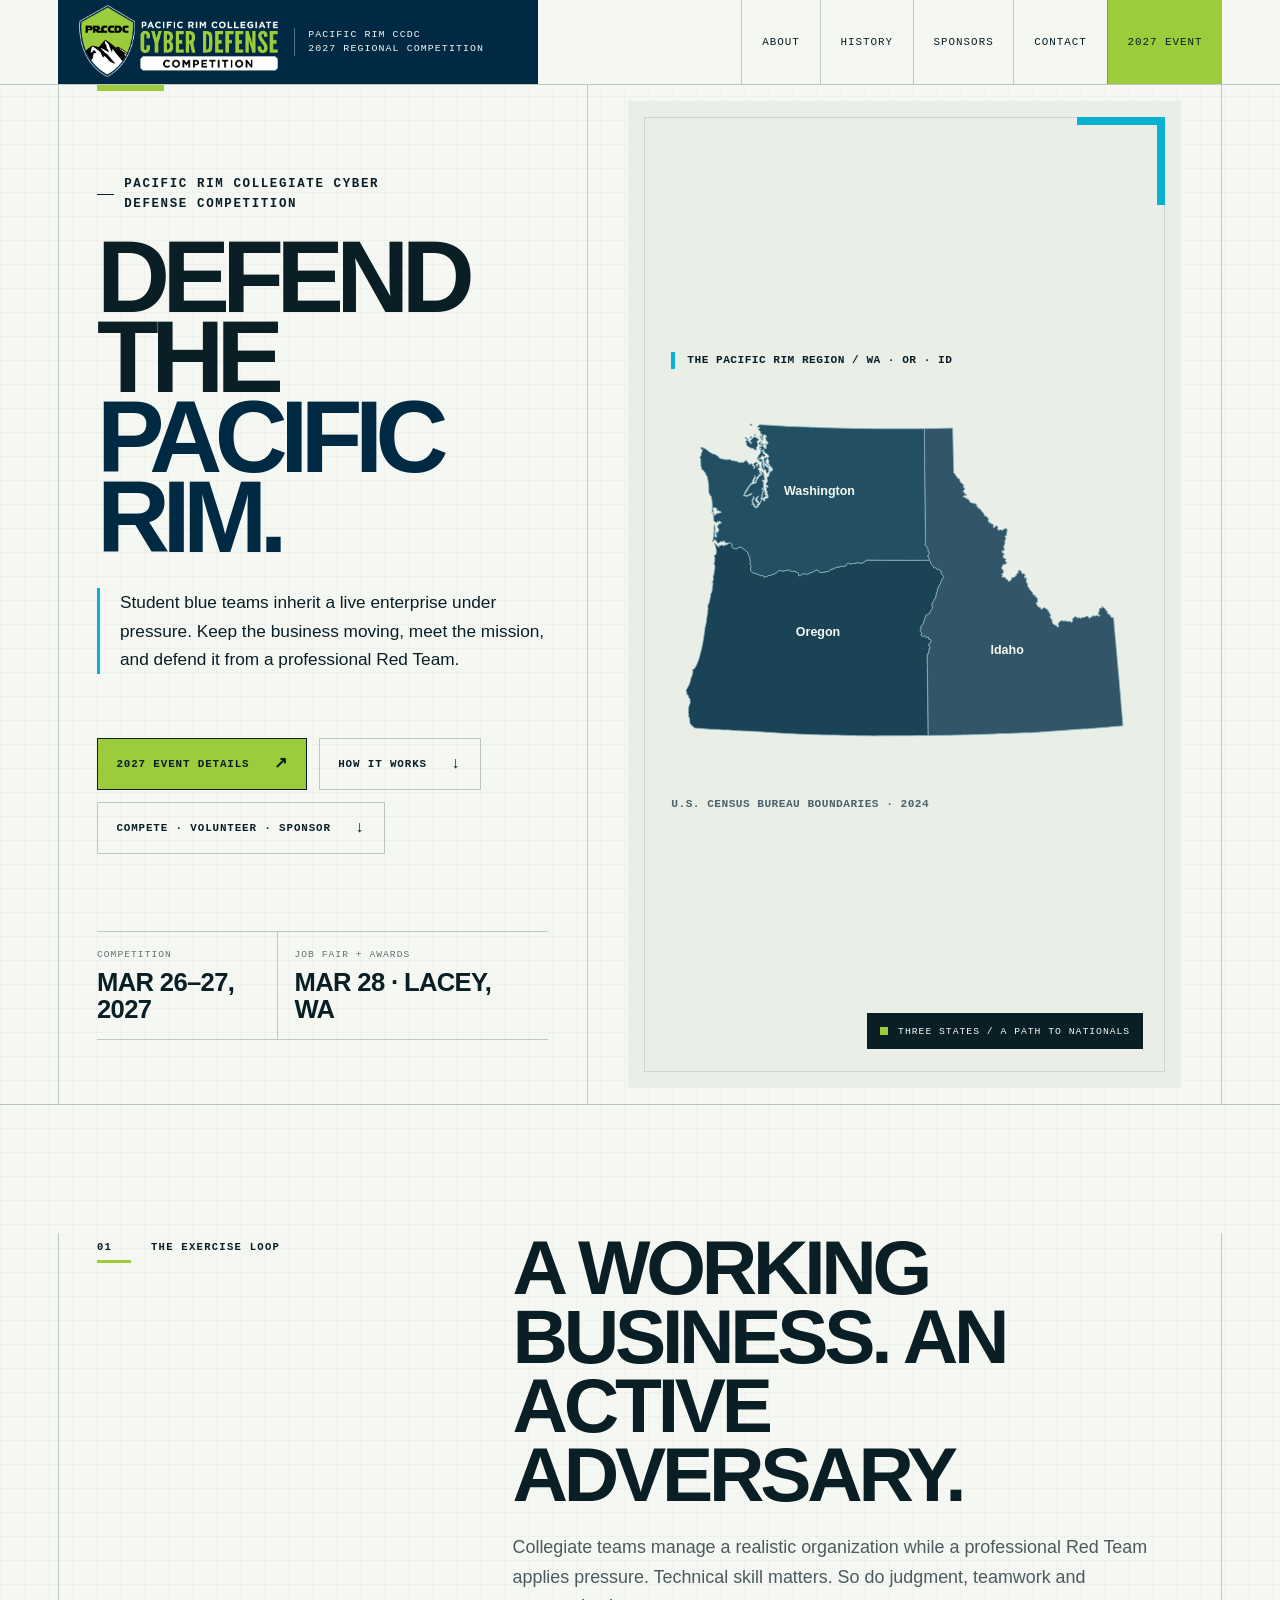
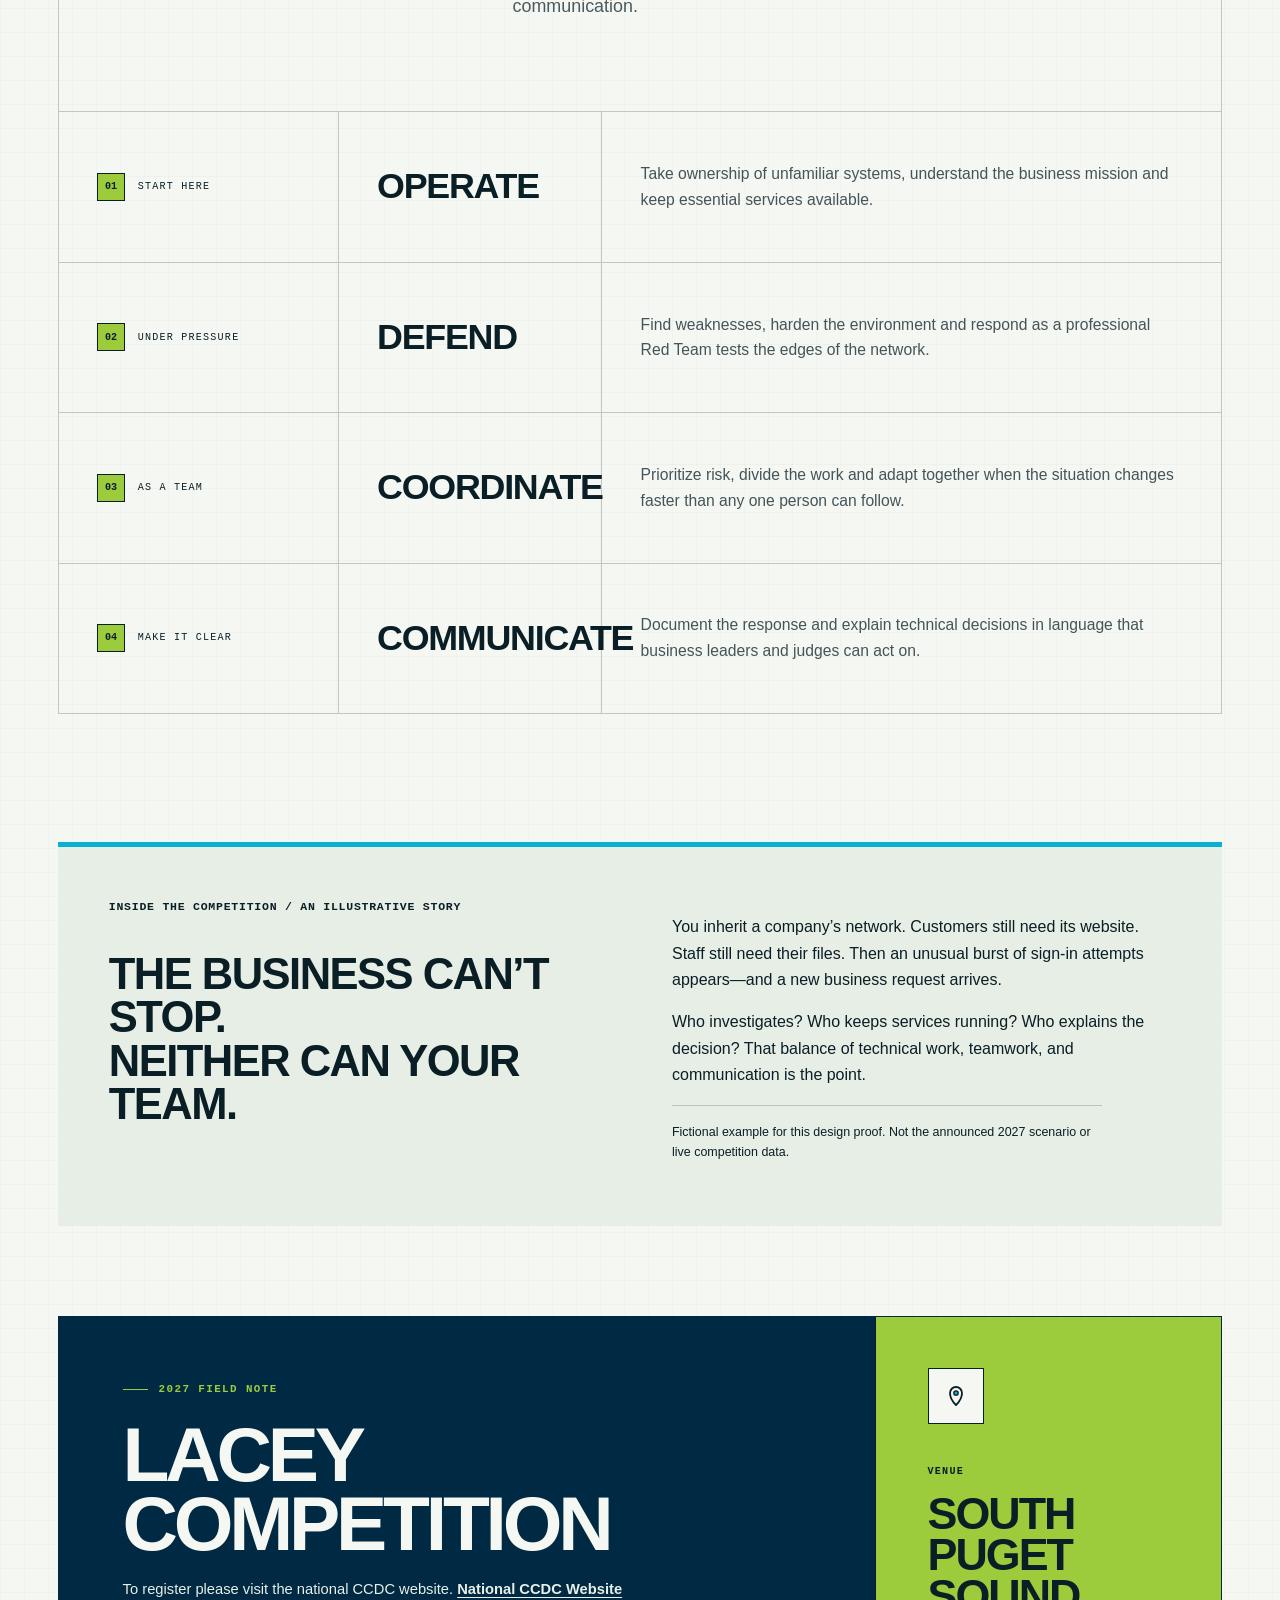
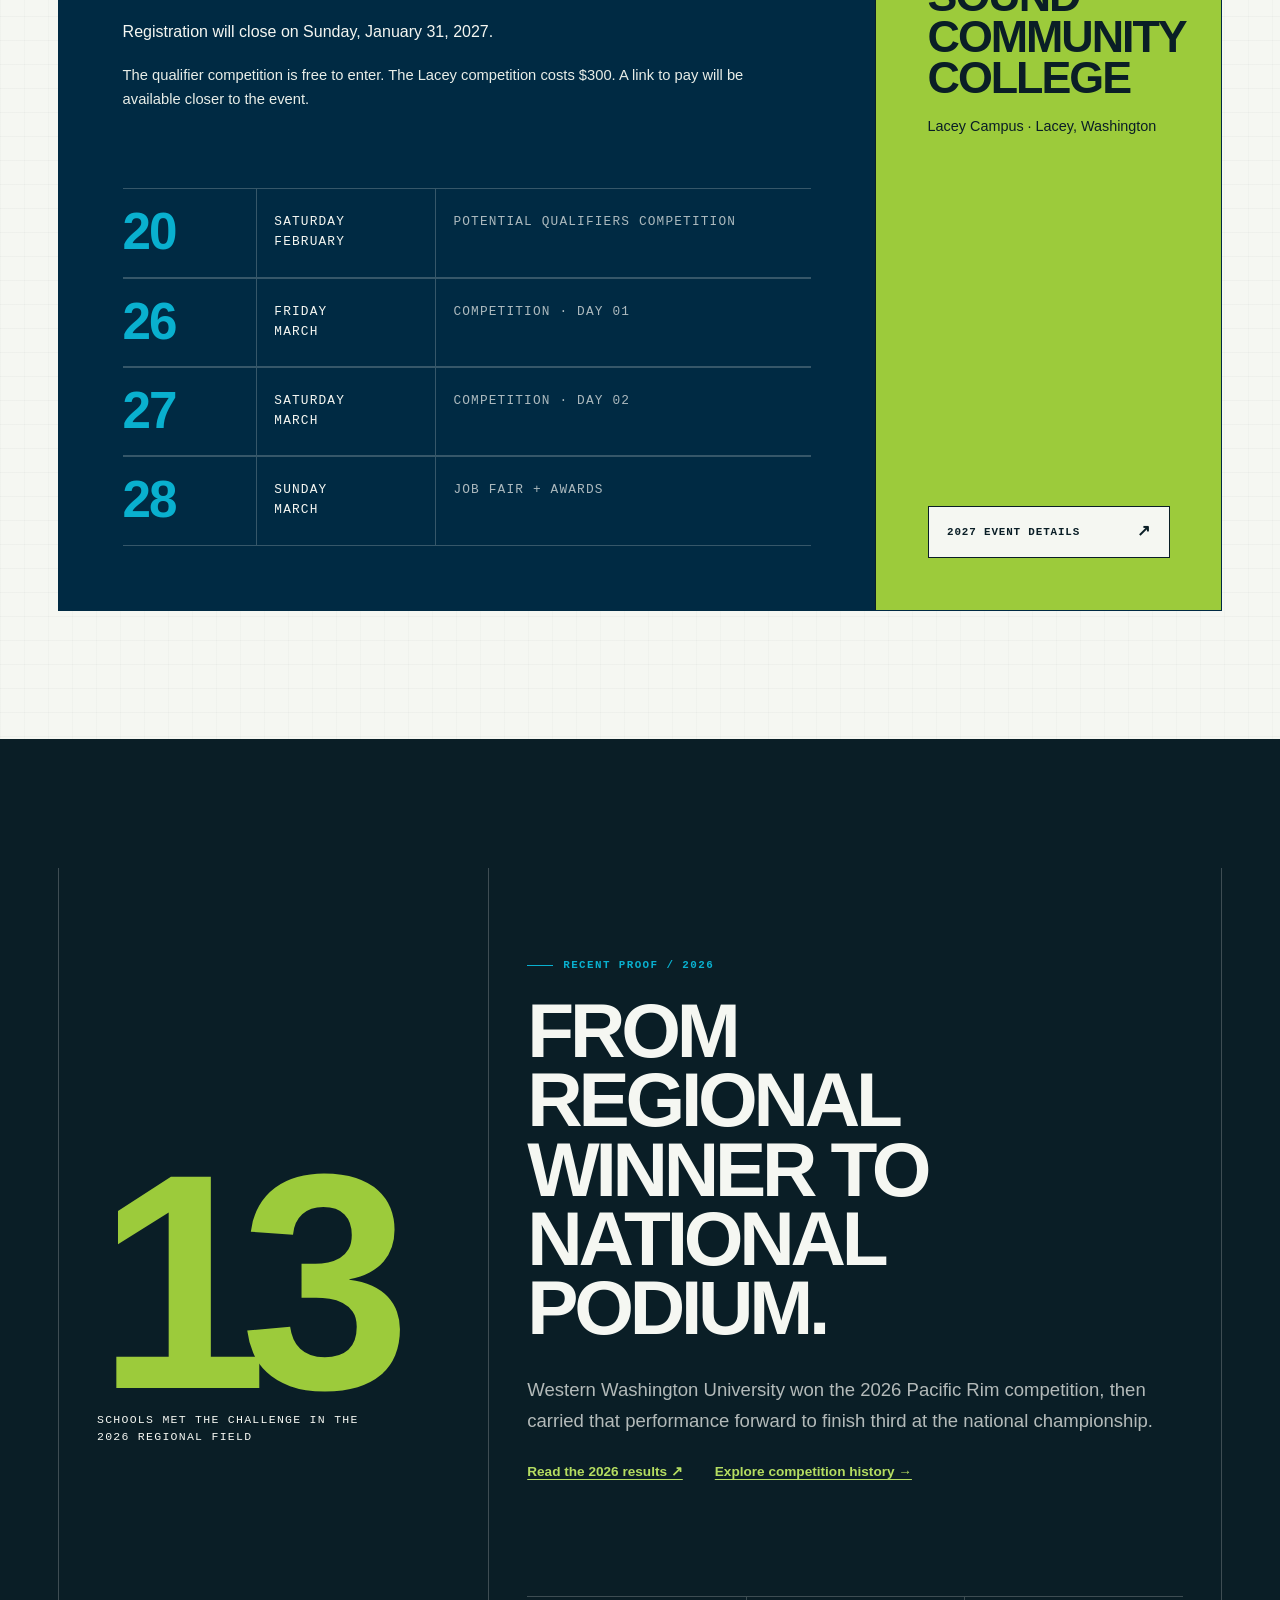
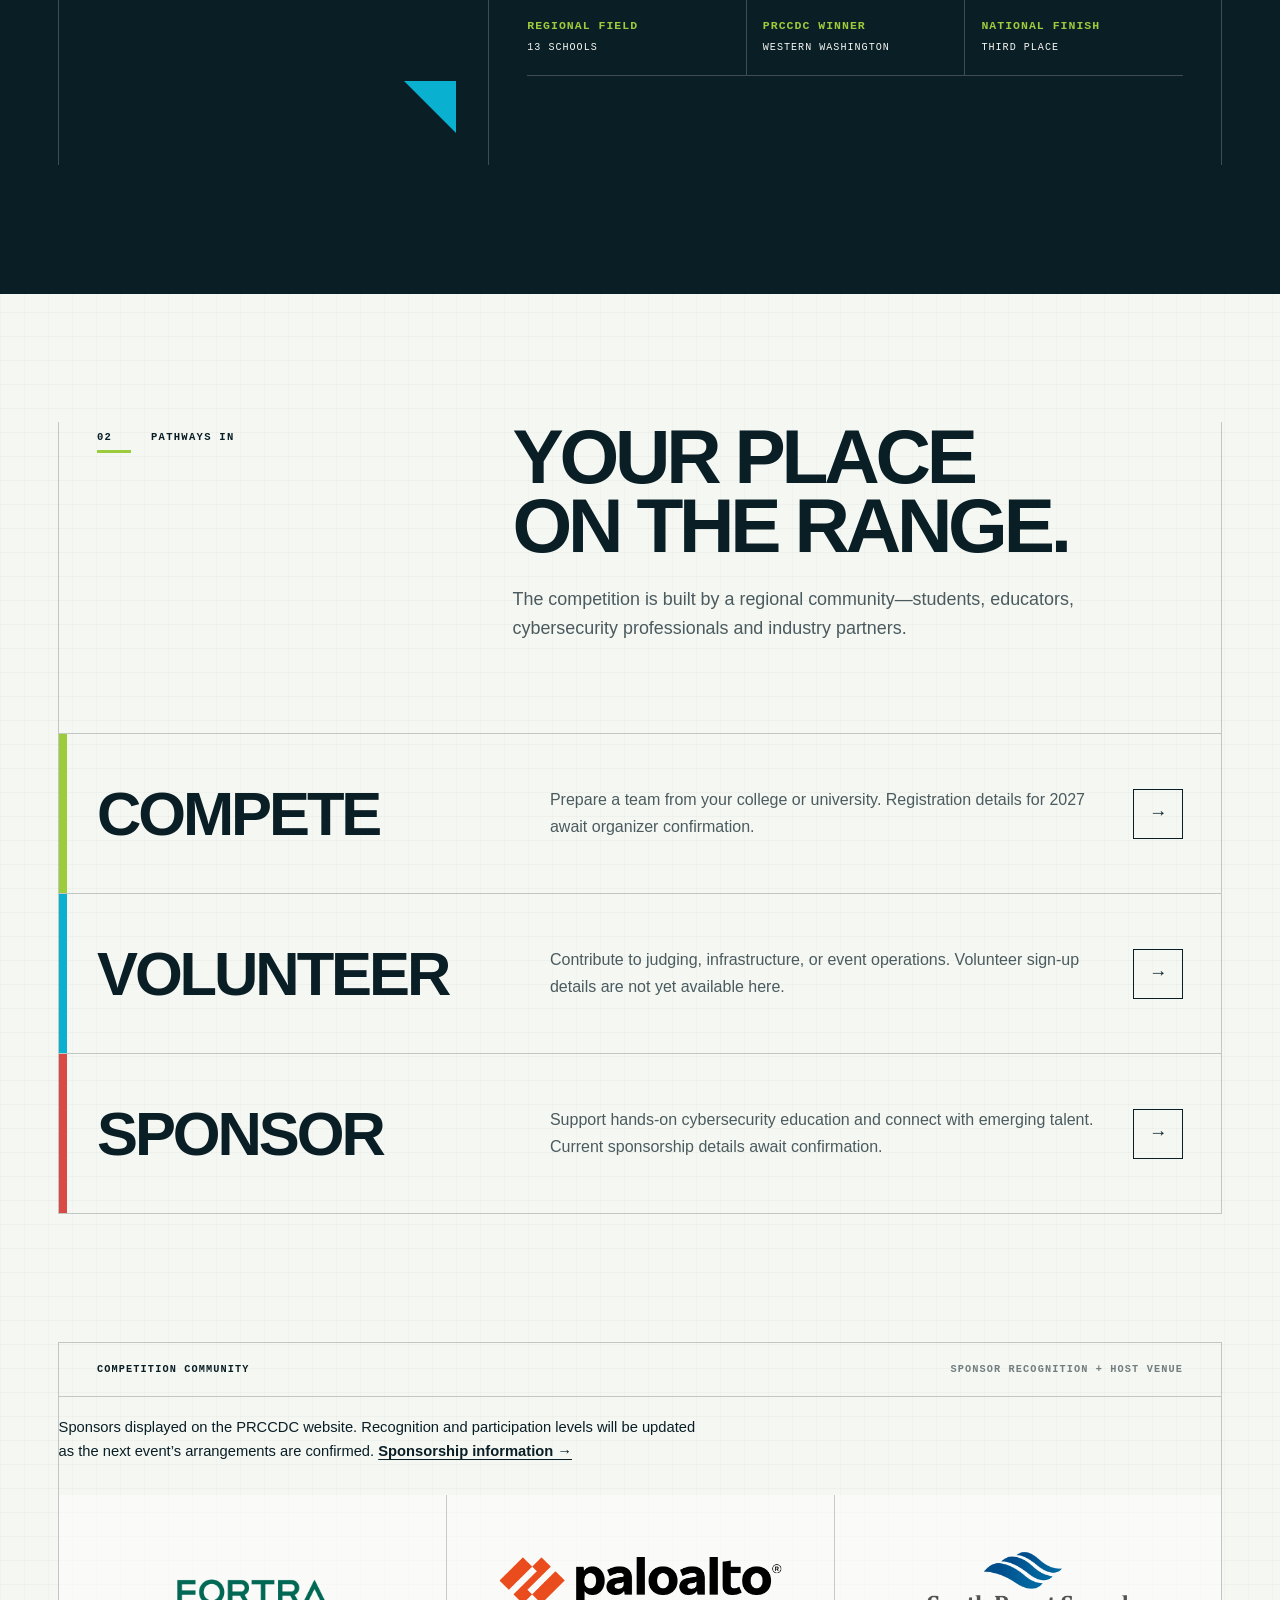
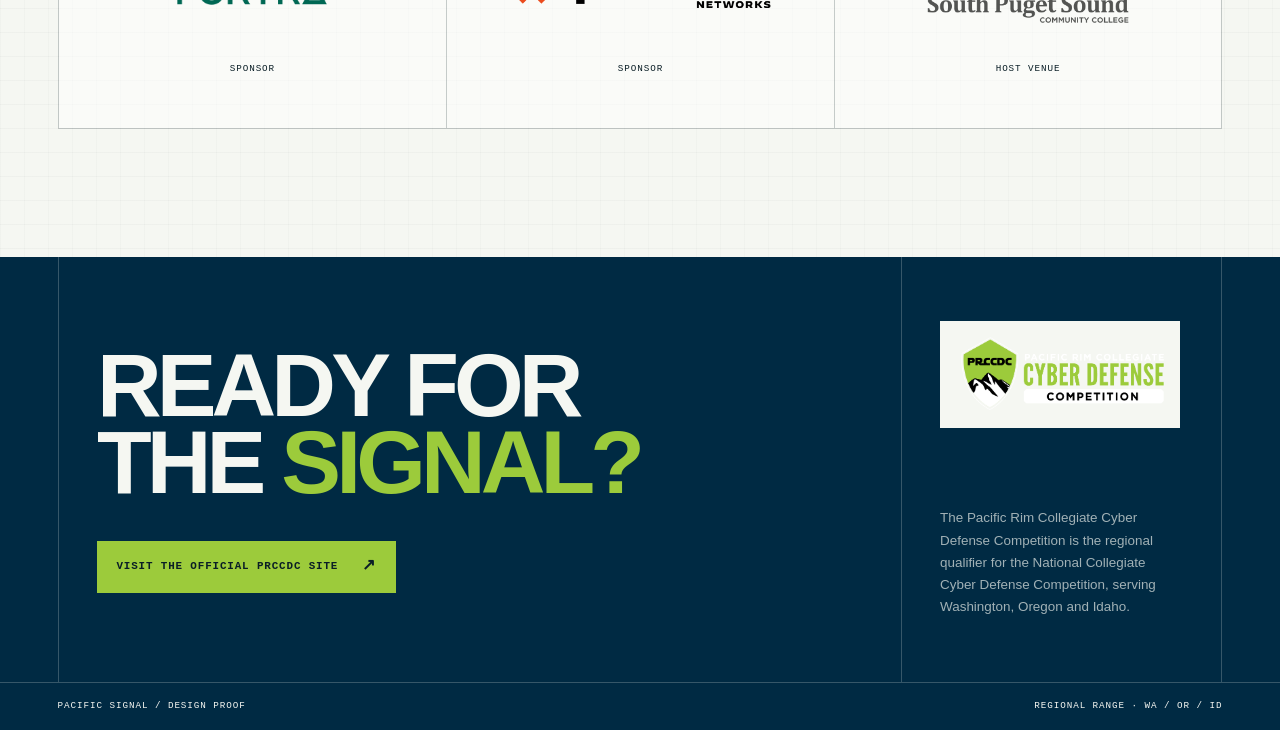
<file: index.html>
<!doctype html>
<html lang="en">
<head>
  <meta charset="utf-8">
  <meta name="viewport" content="width=device-width, initial-scale=1">
  <meta name="description" content="Pacific Signal — a daylight editorial concept for the Pacific Rim Collegiate Cyber Defense Competition.">
  <meta name="theme-color" content="#F5F7F2">
  <title>Pacific Rim Collegiate Cyber Defense Competition | Pacific Signal proof</title>
  <script>document.documentElement.classList.add('js');</script>
  <style>
    :root {
      --lime: #9ccb3b;
      --navy: #002a43;
      --cyan: #09b0cf;
      --ink: #0a1e26;
      --paper: #f5f7f2;
      --paper-deep: #e9eee7;
      --red: #d94a45;
      --white: #ffffff;
      --line: rgba(10, 30, 38, 0.22);
      --line-light: rgba(245, 247, 242, 0.22);
      --display: "Arial Narrow", "Aptos Narrow", "Roboto Condensed", "Helvetica Neue", Arial, sans-serif;
      --body: "Aptos", "Segoe UI", "Helvetica Neue", Arial, sans-serif;
      --mono: "SFMono-Regular", Consolas, "Liberation Mono", monospace;
      --page: min(91vw, 1440px);
      --gutter: clamp(1rem, 3vw, 3rem);
      --section-space: clamp(5rem, 10vw, 10rem);
    }

    *,
    *::before,
    *::after {
      box-sizing: border-box;
    }

    html {
      scroll-behavior: smooth;
      scroll-padding-top: 7.5rem;
    }

    body {
      margin: 0;
      color: var(--ink);
      background-color: var(--paper);
      background-image:
        linear-gradient(rgba(10, 30, 38, 0.026) 1px, transparent 1px),
        linear-gradient(90deg, rgba(10, 30, 38, 0.018) 1px, transparent 1px);
      background-size: 100% 24px, 24px 100%;
      font-family: var(--body);
      line-height: 1.55;
      -webkit-font-smoothing: antialiased;
      text-rendering: optimizeLegibility;
    }

    img,
    svg {
      display: block;
      max-width: 100%;
    }

    a {
      color: inherit;
      text-decoration-thickness: 1px;
      text-underline-offset: 0.25em;
    }

    button,
    a {
      -webkit-tap-highlight-color: transparent;
    }

    button {
      font: inherit;
    }

    :focus-visible {
      outline: 3px solid var(--cyan);
      outline-offset: 4px;
    }

    ::selection {
      color: var(--ink);
      background: var(--lime);
    }

    .skip-link {
      position: fixed;
      z-index: 100;
      top: 0.75rem;
      left: 0.75rem;
      padding: 0.75rem 1rem;
      color: var(--white);
      background: var(--navy);
      font-family: var(--mono);
      font-size: 0.75rem;
      text-transform: uppercase;
      transform: translateY(-180%);
      transition: transform 160ms ease;
    }

    .skip-link:focus {
      transform: translateY(0);
    }

    .page-shell {
      width: var(--page);
      margin-inline: auto;
    }

    .concept-bar {
      min-height: 2.75rem;
      color: var(--paper);
      background: var(--ink);
      border-bottom: 1px solid rgba(255, 255, 255, 0.16);
      font-family: var(--mono);
      font-size: 0.67rem;
      letter-spacing: 0.12em;
      text-transform: uppercase;
    }

    .concept-bar .page-shell {
      display: flex;
      align-items: center;
      justify-content: space-between;
      min-height: inherit;
      gap: 1rem;
    }

    .concept-bar a {
      text-decoration: none;
    }

    .concept-bar a:hover {
      color: var(--lime);
    }

    .concept-id {
      color: rgba(245, 247, 242, 0.62);
    }

    .site-header {
      position: sticky;
      z-index: 50;
      top: 0;
      background: rgba(245, 247, 242, 0.94);
      border-bottom: 1px solid var(--line);
      backdrop-filter: blur(14px);
    }

    .header-inner {
      position: relative;
      display: flex;
      align-items: stretch;
      justify-content: space-between;
      min-height: 5.25rem;
    }

    .brand {
      display: flex;
      align-items: center;
      align-self: stretch;
      gap: 1rem;
      width: min(30rem, 40vw);
      padding-inline: 1rem;
      background: var(--navy);
      color: var(--paper);
      border-right: 0;
      text-decoration: none;
    }

    .brand img {
      width: clamp(9.5rem, 16vw, 13.5rem);
      height: auto;
    }

    .brand-edition {
      padding-left: 0.8rem;
      border-left: 1px solid rgba(245, 247, 242, 0.35);
      font-family: var(--mono);
      font-size: 0.62rem;
      line-height: 1.45;
      letter-spacing: 0.11em;
      text-transform: uppercase;
      white-space: nowrap;
    }

    .site-nav {
      display: flex;
      align-items: stretch;
      margin-left: auto;
    }

    .site-nav a {
      display: flex;
      align-items: center;
      padding-inline: clamp(0.8rem, 1.55vw, 1.5rem);
      border-left: 1px solid var(--line);
      font-family: var(--mono);
      font-size: 0.68rem;
      letter-spacing: 0.09em;
      text-decoration: none;
      text-transform: uppercase;
      transition: color 160ms ease, background-color 160ms ease;
    }

    .site-nav a:hover {
      color: var(--paper);
      background: var(--navy);
    }

    .site-nav .nav-emphasis {
      color: var(--ink);
      background: var(--lime);
    }

    .site-nav .nav-emphasis:hover {
      color: var(--white);
      background: var(--ink);
    }

    .menu-toggle {
      display: none;
      align-items: center;
      justify-content: center;
      min-width: 5.25rem;
      padding: 0;
      color: var(--ink);
      background: transparent;
      border: 0;
      border-left: 1px solid var(--line);
      cursor: pointer;
      font-family: var(--mono);
      font-size: 0.67rem;
      letter-spacing: 0.09em;
      text-transform: uppercase;
    }

    .hero {
      overflow: hidden;
      border-bottom: 1px solid var(--line);
    }

    .hero-grid {
      display: grid;
      grid-template-columns: minmax(0, 0.91fr) minmax(31rem, 1.09fr);
      min-height: min(50rem, calc(100vh - 8rem));
      border-inline: 1px solid var(--line);
    }

    .hero-copy {
      position: relative;
      z-index: 2;
      display: flex;
      flex-direction: column;
      justify-content: space-between;
      min-width: 0;
      padding: clamp(3.25rem, 7vw, 7.5rem) var(--gutter) clamp(2.5rem, 5vw, 4.5rem);
      border-right: 1px solid var(--line);
    }

    .hero-copy::before {
      position: absolute;
      top: 0;
      left: var(--gutter);
      width: 4.2rem;
      height: 0.38rem;
      content: "";
      background: var(--lime);
    }

    .eyebrow {
      display: flex;
      align-items: center;
      gap: 0.65rem;
      margin: 0 0 1.4rem;
      font-family: var(--mono);
      font-size: 0.68rem;
      font-weight: 700;
      letter-spacing: 0.13em;
      text-transform: uppercase;
    }

    .eyebrow::before {
      width: 1.6rem;
      height: 1px;
      content: "";
      background: currentColor;
    }

    .hero h1 {
      max-width: 8ch;
      margin: 0;
      font-family: var(--display);
      font-size: clamp(4.1rem, 8.2vw, 8.35rem);
      font-stretch: condensed;
      font-weight: 900;
      line-height: 0.79;
      letter-spacing: -0.075em;
      text-transform: uppercase;
    }

    .hero h1 span {
      display: block;
      color: var(--navy);
    }

    .hero-deck {
      max-width: 36rem;
      margin: 2rem 0 0;
      padding-left: 1.25rem;
      border-left: 3px solid var(--cyan);
      font-size: clamp(1rem, 1.35vw, 1.2rem);
      line-height: 1.65;
    }

    .hero-actions {
      display: flex;
      flex-wrap: wrap;
      align-items: center;
      gap: 0.75rem;
      margin-top: clamp(2.25rem, 5vw, 4.2rem);
    }

    .button {
      display: inline-flex;
      align-items: center;
      justify-content: space-between;
      min-height: 3.25rem;
      gap: 1.5rem;
      padding: 0.25rem 1.15rem;
      border: 1px solid var(--ink);
      font-family: var(--mono);
      font-size: 0.68rem;
      font-weight: 700;
      letter-spacing: 0.08em;
      text-decoration: none;
      text-transform: uppercase;
      transition: color 160ms ease, background-color 160ms ease, transform 160ms ease;
    }

    .button::after {
      content: "↗";
      font-size: 1rem;
    }

    .button:hover {
      color: var(--paper);
      background: var(--ink);
      transform: translateY(-2px);
    }

    .button-primary {
      background: var(--lime);
    }

    .button-quiet {
      border-color: var(--line);
    }

    .button-quiet::after {
      content: "↓";
    }

    .hero-brief {
      display: grid;
      grid-template-columns: 0.8fr 1.2fr;
      margin-top: clamp(2.75rem, 6vw, 5.5rem);
      border-top: 1px solid var(--line);
      border-bottom: 1px solid var(--line);
    }

    .brief-item {
      min-width: 0;
      padding: 1rem 1rem 1rem 0;
    }

    .brief-item + .brief-item {
      padding-left: 1rem;
      border-left: 1px solid var(--line);
    }

    .brief-label {
      display: block;
      margin-bottom: 0.4rem;
      color: rgba(10, 30, 38, 0.62);
      font-family: var(--mono);
      font-size: 0.6rem;
      letter-spacing: 0.11em;
      text-transform: uppercase;
    }

    .brief-value {
      display: block;
      font-family: var(--display);
      font-size: clamp(1.2rem, 2vw, 1.75rem);
      font-stretch: condensed;
      font-weight: 800;
      line-height: 1.05;
      letter-spacing: -0.025em;
      text-transform: uppercase;
    }

    .hero-visual {
      position: relative;
      display: grid;
      min-width: 0;
      min-height: 46rem;
      place-items: center;
      background: var(--paper-deep);
      isolation: isolate;
    }

    .hero-visual::before,
    .hero-visual::after {
      position: absolute;
      z-index: -1;
      content: "";
      pointer-events: none;
    }

    .hero-visual::before {
      inset: 1rem;
      border: 1px solid rgba(10, 30, 38, 0.12);
    }

    .hero-visual::after {
      top: 1rem;
      right: 1rem;
      width: 5.5rem;
      height: 5.5rem;
      border-top: 0.55rem solid var(--cyan);
      border-right: 0.55rem solid var(--cyan);
    }

    .signal-map {
      width: min(95%, 52rem);
      height: auto;
    }

    .signal-map .contour,
    .signal-map .state,
    .signal-map .region-line,
    .signal-map .signal-path,
    .signal-map .coordinate {
      vector-effect: non-scaling-stroke;
    }

    .signal-map .contour {
      fill: none;
      stroke: rgba(0, 42, 67, 0.14);
      stroke-width: 1;
    }

    .signal-map .coordinate {
      stroke: rgba(10, 30, 38, 0.12);
      stroke-width: 1;
      stroke-dasharray: 2 8;
    }

    .signal-map .state {
      fill: rgba(245, 247, 242, 0.78);
      stroke: var(--navy);
      stroke-width: 1.5;
    }

    .signal-map .region-line {
      fill: none;
      stroke: rgba(0, 42, 67, 0.3);
      stroke-width: 1;
      stroke-dasharray: 5 6;
    }

    .signal-map .ridge {
      fill: var(--navy);
    }

    .signal-map .ridge-snow {
      fill: var(--paper);
    }

    .signal-map .signal-underlay {
      fill: none;
      stroke: var(--paper);
      stroke-width: 10;
      stroke-linecap: square;
      stroke-linejoin: miter;
      vector-effect: non-scaling-stroke;
    }

    .signal-map .signal-path {
      fill: none;
      stroke: var(--cyan);
      stroke-width: 4;
      stroke-linecap: square;
      stroke-linejoin: miter;
      stroke-dasharray: 8 6;
      animation: signal-flow 7s linear infinite;
    }

    .signal-map .node-ring {
      fill: var(--paper);
      stroke: var(--ink);
      stroke-width: 2;
      vector-effect: non-scaling-stroke;
    }

    .signal-map .node-core {
      fill: var(--lime);
      stroke: var(--ink);
      stroke-width: 1.5;
      vector-effect: non-scaling-stroke;
    }

    .signal-map .node-live {
      fill: var(--red);
      animation: node-pulse 2.8s ease-out infinite;
      transform-box: fill-box;
      transform-origin: center;
    }

    .signal-map text {
      fill: var(--ink);
      font-family: var(--mono);
      font-size: 12px;
      font-weight: 700;
      letter-spacing: 0.1em;
    }

    .signal-map .state-label {
      fill: rgba(10, 30, 38, 0.6);
      font-size: 13px;
    }

    .signal-map .small-label {
      font-size: 9px;
      letter-spacing: 0.08em;
    }

    .map-caption {
      position: absolute;
      right: clamp(1.75rem, 3vw, 3rem);
      bottom: clamp(1.5rem, 3vw, 2.75rem);
      display: flex;
      align-items: center;
      gap: 0.65rem;
      margin: 0;
      padding: 0.65rem 0.8rem;
      color: var(--paper);
      background: var(--ink);
      font-family: var(--mono);
      font-size: 0.61rem;
      letter-spacing: 0.1em;
      text-transform: uppercase;
    }

    .map-caption::before {
      width: 0.5rem;
      height: 0.5rem;
      content: "";
      background: var(--lime);
    }

    @keyframes signal-flow {
      to { stroke-dashoffset: -140; }
    }

    @keyframes node-pulse {
      0%, 100% { opacity: 1; transform: scale(1); }
      55% { opacity: 0.58; transform: scale(1.8); }
    }

    .section {
      padding-block: var(--section-space);
    }

    .section-frame {
      border-inline: 1px solid var(--line);
    }

    .section-head {
      display: grid;
      grid-template-columns: minmax(10rem, 0.72fr) minmax(0, 1.28fr);
      gap: var(--gutter);
      margin-bottom: clamp(3rem, 7vw, 6rem);
      padding-inline: var(--gutter);
    }

    .section-index {
      align-self: start;
      padding-top: 0.4rem;
      font-family: var(--mono);
      font-size: 0.66rem;
      font-weight: 700;
      letter-spacing: 0.12em;
      text-transform: uppercase;
    }

    .section-index span {
      display: inline-block;
      min-width: 2.1rem;
      margin-right: 0.8rem;
      padding-bottom: 0.3rem;
      border-bottom: 3px solid var(--lime);
    }

    .section-title-wrap {
      max-width: 56rem;
    }

    .section h2 {
      max-width: 13ch;
      margin: 0;
      font-family: var(--display);
      font-size: clamp(3rem, 6vw, 6rem);
      font-stretch: condensed;
      font-weight: 900;
      line-height: 0.9;
      letter-spacing: -0.055em;
      text-transform: uppercase;
    }

    .section-intro {
      max-width: 44rem;
      margin: 1.5rem 0 0;
      color: rgba(10, 30, 38, 0.72);
      font-size: clamp(1rem, 1.4vw, 1.2rem);
      line-height: 1.65;
    }

    .process {
      border-top: 1px solid var(--line);
    }

    .process-row {
      display: grid;
      grid-template-columns: 0.72fr 0.68fr 1.6fr;
      min-height: 9.4rem;
      border-bottom: 1px solid var(--line);
      transition: color 180ms ease, background-color 180ms ease;
    }

    .process-row:hover {
      color: var(--paper);
      background: var(--navy);
    }

    .process-no,
    .process-title,
    .process-copy {
      display: flex;
      align-items: center;
      min-width: 0;
      padding: clamp(1.25rem, 2.4vw, 2.25rem) var(--gutter);
    }

    .process-no {
      gap: 0.8rem;
      font-family: var(--mono);
      font-size: 0.63rem;
      letter-spacing: 0.12em;
      text-transform: uppercase;
    }

    .process-no::before {
      width: 1.75rem;
      height: 1.75rem;
      content: attr(data-step);
      display: grid;
      flex: 0 0 auto;
      place-items: center;
      color: var(--ink);
      background: var(--lime);
      border: 1px solid var(--ink);
      font-weight: 800;
      letter-spacing: 0;
    }

    .process-title,
    .process-copy {
      border-left: 1px solid var(--line);
    }

    .process-row:hover .process-title,
    .process-row:hover .process-copy {
      border-color: var(--line-light);
    }

    .process-title {
      font-family: var(--display);
      font-size: clamp(1.6rem, 2.8vw, 2.6rem);
      font-stretch: condensed;
      font-weight: 800;
      letter-spacing: -0.035em;
      text-transform: uppercase;
    }

    .process-copy {
      max-width: 54rem;
      color: rgba(10, 30, 38, 0.75);
      font-size: 0.98rem;
      line-height: 1.65;
    }

    .process-row:hover .process-copy {
      color: rgba(245, 247, 242, 0.78);
    }

    .schedule-section {
      padding-top: 0;
    }

    .schedule-board {
      display: grid;
      grid-template-columns: minmax(0, 1.7fr) minmax(17rem, 0.72fr);
      color: var(--paper);
      background: var(--navy);
      border: 1px solid var(--navy);
    }

    .schedule-main {
      min-width: 0;
      padding: clamp(2rem, 5vw, 5rem);
    }

    .schedule-main .eyebrow {
      color: var(--lime);
    }

    .schedule-main h2 {
      max-width: 11ch;
      color: var(--paper);
    }

    .date-line {
      display: grid;
      grid-template-columns: 0.58fr 0.78fr 1.64fr;
      margin-top: clamp(3rem, 6vw, 6rem);
      border-top: 1px solid var(--line-light);
    }

    .date-line + .date-line {
      margin-top: 0;
    }

    .date-cell {
      min-width: 0;
      padding: 1.45rem 1.1rem 1.45rem 0;
      border-bottom: 1px solid var(--line-light);
    }

    .date-cell + .date-cell {
      padding-left: 1.1rem;
      border-left: 1px solid var(--line-light);
    }

    .date-day {
      color: var(--cyan);
      font-family: var(--display);
      font-size: clamp(2.35rem, 4vw, 4rem);
      font-stretch: condensed;
      font-weight: 900;
      line-height: 0.8;
      letter-spacing: -0.04em;
    }

    .date-weekday,
    .date-event {
      font-family: var(--mono);
      font-size: clamp(0.67rem, 1vw, 0.82rem);
      letter-spacing: 0.09em;
      text-transform: uppercase;
    }

    .date-event {
      color: rgba(245, 247, 242, 0.7);
    }

    .schedule-aside {
      display: flex;
      flex-direction: column;
      justify-content: space-between;
      padding: clamp(2rem, 4vw, 3.5rem);
      color: var(--ink);
      background: var(--lime);
      border-left: 1px solid var(--ink);
    }

    .venue-pin {
      width: 3.5rem;
      height: 3.5rem;
      display: grid;
      place-items: center;
      background: var(--paper);
      border: 1px solid var(--ink);
    }

    .venue-pin svg {
      width: 1.5rem;
    }

    .venue-label {
      margin: 2.5rem 0 0.8rem;
      font-family: var(--mono);
      font-size: 0.63rem;
      font-weight: 700;
      letter-spacing: 0.12em;
      text-transform: uppercase;
    }

    .venue-name {
      margin: 0;
      font-family: var(--display);
      font-size: clamp(2rem, 3.5vw, 3.6rem);
      font-stretch: condensed;
      font-weight: 900;
      line-height: 0.92;
      letter-spacing: -0.045em;
      text-transform: uppercase;
    }

    .venue-city {
      margin: 1rem 0 0;
      font-size: 0.9rem;
    }

    .schedule-aside .button {
      width: 100%;
      margin-top: 3.5rem;
      background: var(--paper);
    }

    .proof {
      overflow: hidden;
      color: var(--paper);
      background: var(--ink);
      border-block: 1px solid var(--ink);
    }

    .proof .section-frame {
      border-color: var(--line-light);
    }

    .proof-grid {
      display: grid;
      grid-template-columns: minmax(20rem, 0.74fr) minmax(0, 1.26fr);
      min-height: 41rem;
    }

    .proof-number {
      position: relative;
      display: flex;
      flex-direction: column;
      justify-content: center;
      min-width: 0;
      padding: clamp(2.5rem, 5vw, 5rem) var(--gutter);
      border-right: 1px solid var(--line-light);
    }

    .proof-number::after {
      position: absolute;
      right: 2rem;
      bottom: 2rem;
      width: 0;
      height: 0;
      content: "";
      border-right: 3.25rem solid var(--cyan);
      border-bottom: 3.25rem solid transparent;
    }

    .proof-stat {
      color: var(--lime);
      font-family: var(--display);
      font-size: clamp(10rem, 24vw, 23rem);
      font-stretch: condensed;
      font-weight: 900;
      line-height: 0.62;
      letter-spacing: -0.09em;
    }

    .proof-label {
      max-width: 17rem;
      margin: 2.1rem 0 0;
      font-family: var(--mono);
      font-size: 0.72rem;
      line-height: 1.5;
      letter-spacing: 0.11em;
      text-transform: uppercase;
    }

    .proof-story {
      display: flex;
      flex-direction: column;
      justify-content: center;
      padding: clamp(3rem, 7vw, 7.5rem) var(--gutter);
    }

    .proof-story .eyebrow {
      color: var(--cyan);
    }

    .proof-story h2 {
      max-width: 11ch;
      color: var(--paper);
    }

    .proof-copy {
      max-width: 44rem;
      margin: 2rem 0 0;
      color: rgba(245, 247, 242, 0.72);
      font-size: clamp(1rem, 1.45vw, 1.22rem);
      line-height: 1.7;
    }

    .proof-route {
      display: grid;
      grid-template-columns: repeat(3, 1fr);
      margin-top: clamp(3rem, 7vw, 6rem);
      border-top: 1px solid var(--line-light);
      border-bottom: 1px solid var(--line-light);
    }

    .route-stop {
      position: relative;
      min-width: 0;
      padding: 1.2rem 1rem 1.2rem 0;
      font-family: var(--mono);
      font-size: 0.63rem;
      letter-spacing: 0.1em;
      text-transform: uppercase;
    }

    .route-stop + .route-stop {
      padding-left: 1rem;
      border-left: 1px solid var(--line-light);
    }

    .route-stop strong {
      display: block;
      margin-bottom: 0.35rem;
      color: var(--lime);
      font-size: 0.72rem;
    }

    .pathways {
      border-top: 1px solid var(--line);
    }

    .pathway-link {
      position: relative;
      display: grid;
      grid-template-columns: minmax(12rem, 0.72fr) minmax(0, 1.08fr) auto;
      align-items: center;
      min-height: 10rem;
      padding-inline: var(--gutter);
      overflow: hidden;
      border-bottom: 1px solid var(--line);
      text-decoration: none;
      transition: color 180ms ease, background-color 180ms ease;
      isolation: isolate;
    }

    .pathway-link::before {
      position: absolute;
      z-index: -1;
      top: 0;
      bottom: 0;
      left: 0;
      width: 0.5rem;
      content: "";
      background: var(--lime);
      transition: width 220ms cubic-bezier(0.2, 0.7, 0.2, 1);
    }

    .pathway-link:nth-child(2)::before {
      background: var(--cyan);
    }

    .pathway-link:nth-child(3)::before {
      background: var(--red);
    }

    .pathway-link:hover {
      color: var(--paper);
      background: var(--navy);
    }

    .pathway-link:hover::before {
      width: 0.9rem;
    }

    .pathway-title {
      font-family: var(--display);
      font-size: clamp(2.4rem, 4.8vw, 4.9rem);
      font-stretch: condensed;
      font-weight: 900;
      line-height: 0.85;
      letter-spacing: -0.05em;
      text-transform: uppercase;
    }

    .pathway-copy {
      max-width: 42rem;
      padding-inline: var(--gutter);
      color: rgba(10, 30, 38, 0.72);
      line-height: 1.65;
    }

    .pathway-link:hover .pathway-copy {
      color: rgba(245, 247, 242, 0.75);
    }

    .pathway-arrow {
      width: 3.1rem;
      height: 3.1rem;
      display: grid;
      place-items: center;
      border: 1px solid currentColor;
      font-family: var(--mono);
      font-size: 1.15rem;
    }

    .partners {
      padding-top: 0;
    }

    .partner-head {
      display: flex;
      align-items: center;
      justify-content: space-between;
      gap: 1rem;
      padding: 1.15rem var(--gutter);
      border-top: 1px solid var(--line);
      border-bottom: 1px solid var(--line);
      font-family: var(--mono);
      font-size: 0.64rem;
      font-weight: 700;
      letter-spacing: 0.11em;
      text-transform: uppercase;
    }

    .partner-head span:last-child {
      color: rgba(10, 30, 38, 0.56);
    }

    .partner-grid {
      display: grid;
      grid-template-columns: 1fr 1fr 1fr;
      border-bottom: 1px solid var(--line);
    }

    .partner {
      display: grid;
      min-height: 13rem;
      padding: clamp(1.5rem, 4vw, 3.5rem);
      place-items: center;
      background: rgba(255, 255, 255, 0.45);
    }

    .partner + .partner {
      border-left: 1px solid var(--line);
    }

    .partner img {
      width: min(100%, 18rem);
      max-height: 5.75rem;
      object-fit: contain;
      mix-blend-mode: multiply;
    }

    .partner-host img {
      width: min(100%, 13rem);
    }

    .partner-label {
      display: block;
      align-self: end;
      margin-top: 1.5rem;
      font-family: var(--mono);
      font-size: 0.58rem;
      letter-spacing: 0.1em;
      text-transform: uppercase;
    }

    .site-footer {
      color: var(--paper);
      background: var(--navy);
    }

    .footer-grid {
      display: grid;
      grid-template-columns: minmax(0, 1.45fr) minmax(18rem, 0.55fr);
      border-inline: 1px solid var(--line-light);
    }

    .footer-callout {
      padding: clamp(3rem, 7vw, 7rem) var(--gutter);
      border-right: 1px solid var(--line-light);
    }

    .footer-callout h2 {
      max-width: 12ch;
      margin: 0;
      font-family: var(--display);
      font-size: clamp(3.4rem, 7vw, 7rem);
      font-stretch: condensed;
      font-weight: 900;
      line-height: 0.86;
      letter-spacing: -0.055em;
      text-transform: uppercase;
    }

    .footer-callout h2 span {
      color: var(--lime);
    }

    .footer-callout .button {
      margin-top: 2.5rem;
      color: var(--ink);
      background: var(--lime);
      border-color: var(--lime);
    }

    .footer-callout .button:hover {
      color: var(--ink);
      background: var(--paper);
      border-color: var(--paper);
    }

    .footer-meta {
      display: flex;
      flex-direction: column;
      justify-content: space-between;
      gap: 3rem;
      padding: clamp(3rem, 5vw, 5rem) var(--gutter);
    }

    .footer-mark {
      width: min(100%, 15rem);
      padding: 1rem;
      background: var(--paper);
    }

    .footer-meta p {
      margin: 0;
      color: rgba(245, 247, 242, 0.66);
      font-size: 0.84rem;
      line-height: 1.65;
    }

    .footer-fineprint {
      padding: 1rem var(--gutter);
      border-top: 1px solid var(--line-light);
      font-family: var(--mono);
      font-size: 0.58rem;
      letter-spacing: 0.1em;
      text-transform: uppercase;
    }

    .footer-fineprint .page-shell {
      display: flex;
      justify-content: space-between;
      gap: 1rem;
    }

    @media (max-width: 1100px) {
      .brand-edition {
        display: none;
      }

      .hero-grid {
        grid-template-columns: minmax(0, 0.92fr) minmax(27rem, 1.08fr);
      }

      .hero h1 {
        font-size: clamp(3.8rem, 8.1vw, 6.8rem);
      }

      .process-row {
        grid-template-columns: 0.5fr 0.65fr 1.35fr;
      }
    }

    @media (max-width: 860px) {
      :root {
        --page: min(94vw, 1440px);
      }

      .menu-toggle {
        display: flex;
      }

      .brand {
        width: auto;
        border-right: 0;
      }

      .site-nav {
        position: absolute;
        top: 100%;
        right: 0;
        left: 0;
        display: none;
        color: var(--paper);
        background: var(--ink);
        border: 1px solid rgba(255, 255, 255, 0.16);
        box-shadow: 0 1.25rem 2.5rem rgba(0, 0, 0, 0.18);
      }

      .site-header.menu-open .site-nav {
        display: grid;
      }

      .site-nav a {
        min-height: 3.8rem;
        padding-inline: 1.25rem;
        border-left: 0;
        border-bottom: 1px solid rgba(255, 255, 255, 0.16);
      }

      .site-nav a:last-child {
        border-bottom: 0;
      }

      .site-nav .nav-emphasis {
        color: var(--ink);
      }

      .hero-grid {
        grid-template-columns: 1fr;
      }

      .hero-copy {
        min-height: 42rem;
        border-right: 0;
        border-bottom: 1px solid var(--line);
      }

      .hero h1 {
        font-size: clamp(4rem, 15vw, 8rem);
      }

      .hero-visual {
        min-height: 38rem;
      }

      .section-head {
        grid-template-columns: 1fr;
        gap: 1.75rem;
      }

      .process-row {
        grid-template-columns: 0.55fr 1fr;
      }

      .process-copy {
        grid-column: 1 / -1;
        border-top: 1px solid var(--line);
        border-left: 0;
      }

      .process-row:hover .process-copy {
        border-top-color: var(--line-light);
      }

      .schedule-board {
        grid-template-columns: 1fr;
      }

      .schedule-aside {
        border-top: 1px solid var(--ink);
        border-left: 0;
      }

      .proof-grid {
        grid-template-columns: 1fr;
      }

      .proof-number {
        min-height: 28rem;
        border-right: 0;
        border-bottom: 1px solid var(--line-light);
      }

      .proof-stat {
        font-size: clamp(11rem, 45vw, 20rem);
      }

      .pathway-link {
        grid-template-columns: 0.8fr 1.2fr auto;
      }

      .partner-grid {
        grid-template-columns: 1fr 1fr;
      }

      .partner-host {
        grid-column: 1 / -1;
        border-top: 1px solid var(--line);
        border-left: 0 !important;
      }

      .footer-grid {
        grid-template-columns: 1fr;
      }

      .footer-callout {
        border-right: 0;
        border-bottom: 1px solid var(--line-light);
      }
    }

    @media (max-width: 600px) {
      :root {
        --page: 100%;
        --gutter: 1.25rem;
        --section-space: 5.5rem;
      }

      html {
        scroll-padding-top: 5.5rem;
      }

      .concept-bar .page-shell,
      .header-inner {
        padding-inline: 1rem;
      }

      .concept-id {
        display: none;
      }

      .header-inner {
        min-height: 4.5rem;
      }

      .brand img {
        width: 9.75rem;
      }

      .menu-toggle {
        min-width: 4.5rem;
        margin-right: -1rem;
      }

      .hero-grid,
      .section-frame,
      .footer-grid {
        border-inline: 0;
      }

      .hero-copy {
        min-height: 39rem;
        padding-top: 4.25rem;
      }

      .hero h1 {
        font-size: clamp(3.9rem, 19vw, 6rem);
      }

      .hero-deck {
        font-size: 0.98rem;
      }

      .hero-actions {
        align-items: stretch;
        flex-direction: column;
      }

      .button {
        width: 100%;
      }

      .hero-brief {
        grid-template-columns: 1fr;
      }

      .brief-item + .brief-item {
        padding-left: 0;
        border-top: 1px solid var(--line);
        border-left: 0;
      }

      .hero-visual {
        min-height: 31rem;
      }

      .hero-visual::before {
        inset: 0.75rem;
      }

      .signal-map {
        width: 112%;
        max-width: none;
      }

      .map-caption {
        right: 1rem;
        bottom: 1rem;
      }

      .section-index {
        padding-top: 0;
      }

      .section h2 {
        font-size: clamp(3rem, 15vw, 4.5rem);
      }

      .process-row {
        grid-template-columns: 1fr;
        min-height: 0;
      }

      .process-no,
      .process-title,
      .process-copy {
        padding: 1.25rem;
      }

      .process-no {
        padding-bottom: 0.65rem;
      }

      .process-title {
        padding-top: 0;
        border-left: 0;
      }

      .process-copy {
        grid-column: auto;
      }

      .schedule-main,
      .schedule-aside {
        padding: 2.25rem 1.25rem;
      }

      .date-line {
        grid-template-columns: 0.52fr 0.76fr 1.72fr;
      }

      .date-cell {
        padding-block: 1rem;
      }

      .date-cell + .date-cell {
        padding-left: 0.7rem;
      }

      .date-day {
        font-size: 2.45rem;
      }

      .proof-number {
        min-height: 24rem;
      }

      .proof-story {
        padding: 4.5rem 1.25rem;
      }

      .proof-route {
        grid-template-columns: 1fr;
      }

      .route-stop + .route-stop {
        padding-left: 0;
        border-top: 1px solid var(--line-light);
        border-left: 0;
      }

      .pathway-link {
        grid-template-columns: 1fr auto;
        gap: 1.5rem;
        min-height: 0;
        padding-block: 2rem;
      }

      .pathway-copy {
        grid-column: 1 / -1;
        grid-row: 2;
        padding-inline: 0;
      }

      .pathway-arrow {
        grid-row: 1;
        grid-column: 2;
      }

      .partner-head {
        align-items: flex-start;
        flex-direction: column;
      }

      .partner-grid {
        grid-template-columns: 1fr;
      }

      .partner {
        min-height: 10rem;
      }

      .partner + .partner,
      .partner-host {
        grid-column: auto;
        border-top: 1px solid var(--line);
        border-left: 0;
      }

      .footer-fineprint .page-shell {
        flex-direction: column;
      }
    }

    @media (prefers-reduced-motion: reduce) {
      html {
        scroll-behavior: auto;
      }

      *,
      *::before,
      *::after {
        scroll-behavior: auto !important;
        animation-duration: 0.01ms !important;
        animation-iteration-count: 1 !important;
        transition-duration: 0.01ms !important;
      }
    }
  </style>
<link rel="stylesheet" href="assets/proofs.css"></head>
<body class="proof-home" data-proof="pacific-signal">
  <a class="skip-link" href="#main-content">Skip to content</a>

  

  <header class="site-header">
    <div class="header-inner page-shell">
      <a class="brand" href="#top" aria-label="PRCCDC home">
        <img src="assets/prccdc-logo.png" alt="Pacific Rim Collegiate Cyber Defense Competition">
        <span class="brand-edition">Pacific Rim CCDC<br>2027 regional competition</span>
      </a>

      <button class="menu-toggle" type="button" aria-expanded="false" aria-controls="primary-navigation">
        <span>Menu</span>
      </button>

      <nav class="site-nav" id="primary-navigation" aria-label="Primary navigation"><a href="about.html">About</a><a href="history.html">History</a><a href="sponsors.html">Sponsors</a><a href="contact.html">Contact</a><a class="nav-emphasis" href="#event">2027 event</a></nav>
    </div>
  </header>

  <main id="main-content">
    <section class="hero" id="top" aria-labelledby="hero-title">
      <div class="hero-grid page-shell">
        <div class="hero-copy">
          <div>
            <p class="eyebrow">Pacific Rim Collegiate Cyber Defense Competition</p>
            <h1 id="hero-title">Defend the <span>Pacific Rim.</span></h1>
            <p class="hero-deck">Student blue teams inherit a live enterprise under pressure. Keep the business moving, meet the mission, and defend it from a professional Red Team.</p>

            <div class="hero-actions" aria-label="Event actions">
              <a class="button button-primary" href="#event">2027 event details</a>
              <a class="button button-quiet" href="#how-it-works">How it works</a>
              <a class="button button-quiet" href="#pathways">Compete · Volunteer · Sponsor</a>
            </div>
          </div>

          <div class="hero-brief" aria-label="2027 event summary">
            <div class="brief-item">
              <span class="brief-label">Competition</span>
              <span class="brief-value">Mar 26–27, 2027</span>
            </div>
            <div class="brief-item">
              <span class="brief-label">Job fair + awards</span>
              <span class="brief-value">Mar 28 · Lacey, WA</span>
            </div>
          </div>
        </div>

        <figure class="hero-visual" aria-labelledby="map-caption">
          <div class="map-surface"><p class="map-kicker">The Pacific Rim region / WA · OR · ID</p><img class="accurate-region-map" src="assets/regional-states.svg" width="560" height="480" alt="Geographically accurate map of Washington, Oregon and Idaho, with shared state boundaries."><p class="map-attribution">U.S. Census Bureau boundaries · 2024</p></div>
          <figcaption class="map-caption" id="map-caption">Three states / a path to nationals</figcaption>
        </figure>
      </div>
    </section>

    <section class="section" id="how-it-works" aria-labelledby="how-title">
      <div class="section-frame page-shell">
        <div class="section-head">
          <div class="section-index"><span>01</span> The exercise loop</div>
          <div class="section-title-wrap">
            <h2 id="how-title">A working business. An active adversary.</h2>
            <p class="section-intro">Collegiate teams manage a realistic organization while a professional Red Team applies pressure. Technical skill matters. So do judgment, teamwork and communication.</p>
          </div>
        </div>

        <div class="process" aria-label="Four parts of the competition">
          <article class="process-row">
            <div class="process-no" data-step="01">Start here</div>
            <div class="process-title">Operate</div>
            <div class="process-copy">Take ownership of unfamiliar systems, understand the business mission and keep essential services available.</div>
          </article>
          <article class="process-row">
            <div class="process-no" data-step="02">Under pressure</div>
            <div class="process-title">Defend</div>
            <div class="process-copy">Find weaknesses, harden the environment and respond as a professional Red Team tests the edges of the network.</div>
          </article>
          <article class="process-row">
            <div class="process-no" data-step="03">As a team</div>
            <div class="process-title">Coordinate</div>
            <div class="process-copy">Prioritize risk, divide the work and adapt together when the situation changes faster than any one person can follow.</div>
          </article>
          <article class="process-row">
            <div class="process-no" data-step="04">Make it clear</div>
            <div class="process-title">Communicate</div>
            <div class="process-copy">Document the response and explain technical decisions in language that business leaders and judges can act on.</div>
          </article>
        </div>
      </div>
    </section>

    <div class="page-shell"><section class="competition-story" aria-labelledby="story-title"><div><p class="story-label">Inside the competition / An illustrative story</p><h2 id="story-title">The business can’t stop.<br>Neither can your team.</h2></div><div><p>You inherit a company’s network. Customers still need its website. Staff still need their files. Then an unusual burst of sign-in attempts appears—and a new business request arrives.</p><p>Who investigates? Who keeps services running? Who explains the decision? That balance of technical work, teamwork, and communication is the point.</p><p class="story-disclosure">Fictional example for this design proof. Not the announced 2027 scenario or live competition data.</p></div></section></div>
<section class="section schedule-section" id="event" aria-labelledby="event-title">
      <div class="schedule-board page-shell">
        <div class="schedule-main">
          <p class="eyebrow">2027 field note</p>
          <h2 id="event-title">Lacey Competition</h2><p class="proof-status">To register please visit the national CCDC website. <a href="https://www.ccdc.io/" target="_blank" rel="noopener noreferrer">National CCDC Website</a></p> Registration will close on Sunday, January 31, 2027. <p class="proof-status">The qualifier competition is free to enter. The Lacey competition costs $300. A link to pay will be available closer to the event.</p>

          <div class="date-line">
            <div class="date-cell date-day">20</div>
            <div class="date-cell date-weekday">Saturday<br>February</div>
            <div class="date-cell date-event">Potential Qualifiers Competition</div>
          </div>
          <div class="date-line">
            <div class="date-cell date-day">26</div>
            <div class="date-cell date-weekday">Friday<br>March</div>
            <div class="date-cell date-event">Competition · Day 01</div>
          </div>
          <div class="date-line">
            <div class="date-cell date-day">27</div>
            <div class="date-cell date-weekday">Saturday<br>March</div>
            <div class="date-cell date-event">Competition · Day 02</div>
          </div>
          <div class="date-line">
            <div class="date-cell date-day">28</div>
            <div class="date-cell date-weekday">Sunday<br>March</div>
            <div class="date-cell date-event">Job fair + awards</div>
          </div>
        </div>

        <aside class="schedule-aside" aria-label="Venue information">
          <div>
            <div class="venue-pin" aria-hidden="true">
              <svg viewBox="0 0 24 24" fill="none">
                <path d="M12 21s6-5.72 6-12A6 6 0 0 0 6 9c0 6.28 6 12 6 12Z" stroke="currentColor" stroke-width="1.8" />
                <circle cx="12" cy="9" r="2.2" fill="#09B0CF" stroke="currentColor" stroke-width="1.3" />
              </svg>
            </div>
            <p class="venue-label">Venue</p>
            <p class="venue-name">South Puget Sound Community College</p>
            <p class="venue-city">Lacey Campus · Lacey, Washington</p>
          </div>
          <a class="button" href="https://prccdc.com/" target="_blank" rel="noreferrer">2027 event details</a>
        </aside>
      </div>
    </section>

    <section class="section proof" id="proof" aria-labelledby="proof-title">
      <div class="section-frame page-shell">
        <div class="proof-grid">
          <div class="proof-number">
            <div class="proof-stat">13</div>
            <p class="proof-label">Schools met the challenge in the 2026 regional field</p>
          </div>

          <div class="proof-story">
            <p class="eyebrow">Recent proof / 2026</p>
            <h2 id="proof-title">From regional winner to national podium.</h2>
            <p class="proof-copy">Western Washington University won the 2026 Pacific Rim competition, then carried that performance forward to finish third at the national championship.</p>

            <p class="proof-source-links"><a href="https://news.wwu.edu/update-wwu-cyber-defense-team-claims-third-place-at-national-cybersecurity-competition">Read the 2026 results ↗</a><a href="history.html">Explore competition history →</a></p><div class="proof-route" aria-label="2026 competition progression">
              <div class="route-stop"><strong>Regional field</strong>13 schools</div>
              <div class="route-stop"><strong>PRCCDC winner</strong>Western Washington</div>
              <div class="route-stop"><strong>National finish</strong>Third place</div>
            </div>
          </div>
        </div>
      </div>
    </section>

    <section class="section" id="pathways" aria-labelledby="pathways-title">
      <div class="section-frame page-shell">
        <div class="section-head">
          <div class="section-index"><span>02</span> Pathways in</div>
          <div class="section-title-wrap">
            <h2 id="pathways-title">Your place on the range.</h2>
            <p class="section-intro">The competition is built by a regional community—students, educators, cybersecurity professionals and industry partners.</p>
          </div>
        </div>

        <div class="pathways" aria-label="Ways to participate">
          <a class="pathway-link" href="https://www.nationalccdc.org/rules.html"><span class="pathway-title">Compete</span><span class="pathway-copy">Prepare a team from your college or university. Registration details for 2027 await organizer confirmation.</span><span class="pathway-arrow" aria-hidden="true">→</span></a>
          <a class="pathway-link" href="about.html#volunteer"><span class="pathway-title">Volunteer</span><span class="pathway-copy">Contribute to judging, infrastructure, or event operations. Volunteer sign-up details are not yet available here.</span><span class="pathway-arrow" aria-hidden="true">→</span></a>
          <a class="pathway-link" href="sponsors.html"><span class="pathway-title">Sponsor</span><span class="pathway-copy">Support hands-on cybersecurity education and connect with emerging talent. Current sponsorship details await confirmation.</span><span class="pathway-arrow" aria-hidden="true">→</span></a>
        </div>
      </div>
    </section>

    <section class="section partners" aria-labelledby="partner-title">
      <div class="section-frame page-shell">
        <div class="partner-head">
          <span id="partner-title">Competition community</span>
          <span>Sponsor recognition + host venue</span>
        </div>
        <p class="proof-status">Sponsors displayed on the PRCCDC website. Recognition and participation levels will be updated as the next event’s arrangements are confirmed. <a href="sponsors.html">Sponsorship information →</a></p><div class="partner-grid">
          <div class="partner">
            <img src="assets/fortra-logo.jpg" alt="Fortra">
            <span class="partner-label">Sponsor</span>
          </div>
          <div class="partner">
            <img src="assets/palo-alto-logo.png" alt="Palo Alto Networks">
            <span class="partner-label">Sponsor</span>
          </div>
          <div class="partner partner-host">
            <img src="assets/spscc-logo.png" alt="South Puget Sound Community College">
            <span class="partner-label">Host venue</span>
          </div>
        </div>
      </div>
    </section>
  </main>

  <footer class="site-footer">
    <div class="footer-grid page-shell">
      <div class="footer-callout">
        <h2>Ready for the <span>signal?</span></h2>
        <a class="button" href="https://prccdc.com/" target="_blank" rel="noreferrer">Visit the official PRCCDC site</a>
      </div>
      <div class="footer-meta">
        <img class="footer-mark" src="assets/prccdc-logo.png" alt="PRCCDC">
        <p>The Pacific Rim Collegiate Cyber Defense Competition is the regional qualifier for the National Collegiate Cyber Defense Competition, serving Washington, Oregon and Idaho.</p>
      </div>
    </div>
    <div class="footer-fineprint">
      <div class="page-shell">
        <span>Pacific Signal / Design proof</span>
        <span>Regional range · WA / OR / ID</span>
      </div>
    </div>
  </footer>

  <script>
    (() => {
      const header = document.querySelector('.site-header');
      const toggle = document.querySelector('.menu-toggle');
      const nav = document.querySelector('#primary-navigation');

      if (!header || !toggle || !nav) return;

      const closeMenu = () => {
        header.classList.remove('menu-open');
        toggle.setAttribute('aria-expanded', 'false');
        toggle.querySelector('span').textContent = 'Menu';
      };

      toggle.addEventListener('click', () => {
        const isOpen = header.classList.toggle('menu-open');
        toggle.setAttribute('aria-expanded', String(isOpen));
        toggle.querySelector('span').textContent = isOpen ? 'Close' : 'Menu';
      });

      nav.addEventListener('click', (event) => {
        if (event.target.closest('a')) closeMenu();
      });

      document.addEventListener('keydown', (event) => {
        if (event.key === 'Escape' && header.classList.contains('menu-open')) {
          closeMenu();
          toggle.focus();
        }
      });

      window.addEventListener('resize', () => {
        if (window.innerWidth > 860) closeMenu();
      }, { passive: true });
    })();
  </script>
</body>
</html>
</file>
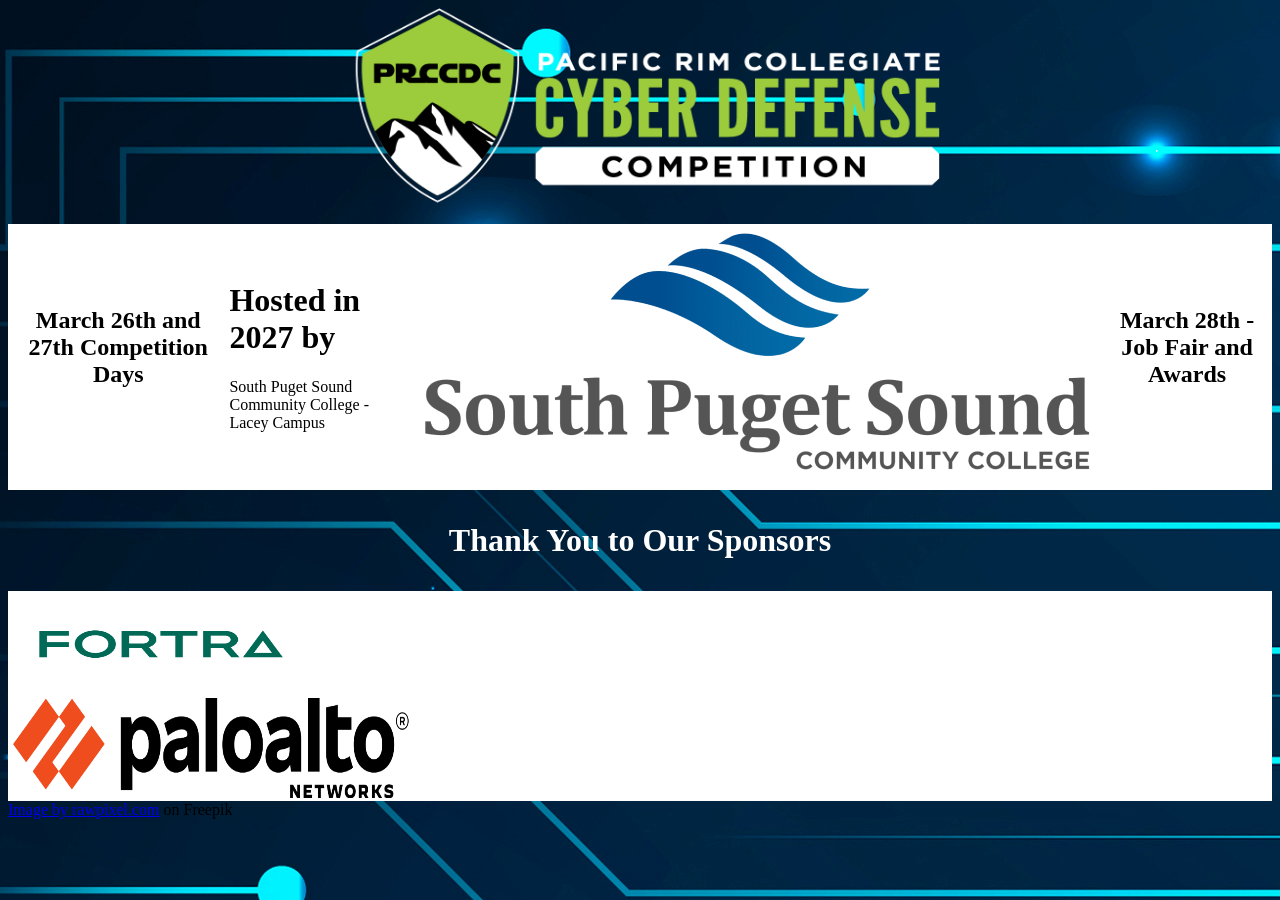
<file: old-website/index.html>
<html>
<head>
	<title> Pacific Rim Collegiate Cyber Defense Competition </title>
</head>
<body background="techpic.jpg">
<p style="text-align:center;"> <img src="PRCCDC_White.png" height="200" width="600"></p> 
<table width="100%" bgcolor="white">
<tr>
	<td> <h2><p style="text-align:center;"> March 26th and 27th Competition Days</p></h2></td>

	<td><h1> Hosted in 2027 by </h1> <p> South Puget Sound Community College - Lacey Campus </td>
	<td><img src="spscc.png"></td>
	<td><h2> <p style="text-align:center;"> March 28th - Job Fair and Awards</p> </h2> </td>
</tr>
</table>
 
<p>
<h1> <p style="text-align:center;color:white;"> Thank You to Our Sponsors</p> </h1>

<table width="100%" bgcolor="white">
<tr>
	<td><img src="Fortra-logo.jpg" height="100" width="300"></td>
</tr>
<tr>
	<td><img src="Paloalto.png" height="100" width="400"></td>
</tr>
</table>
<a href="https://www.freepik.com/free-vector/blue-futuristic-networking-technology_15082511.htm#query=technology%20background&position=3&from_view=keyword&track=ais">Image by rawpixel.com</a> on Freepik
</body>
</html>
</file>
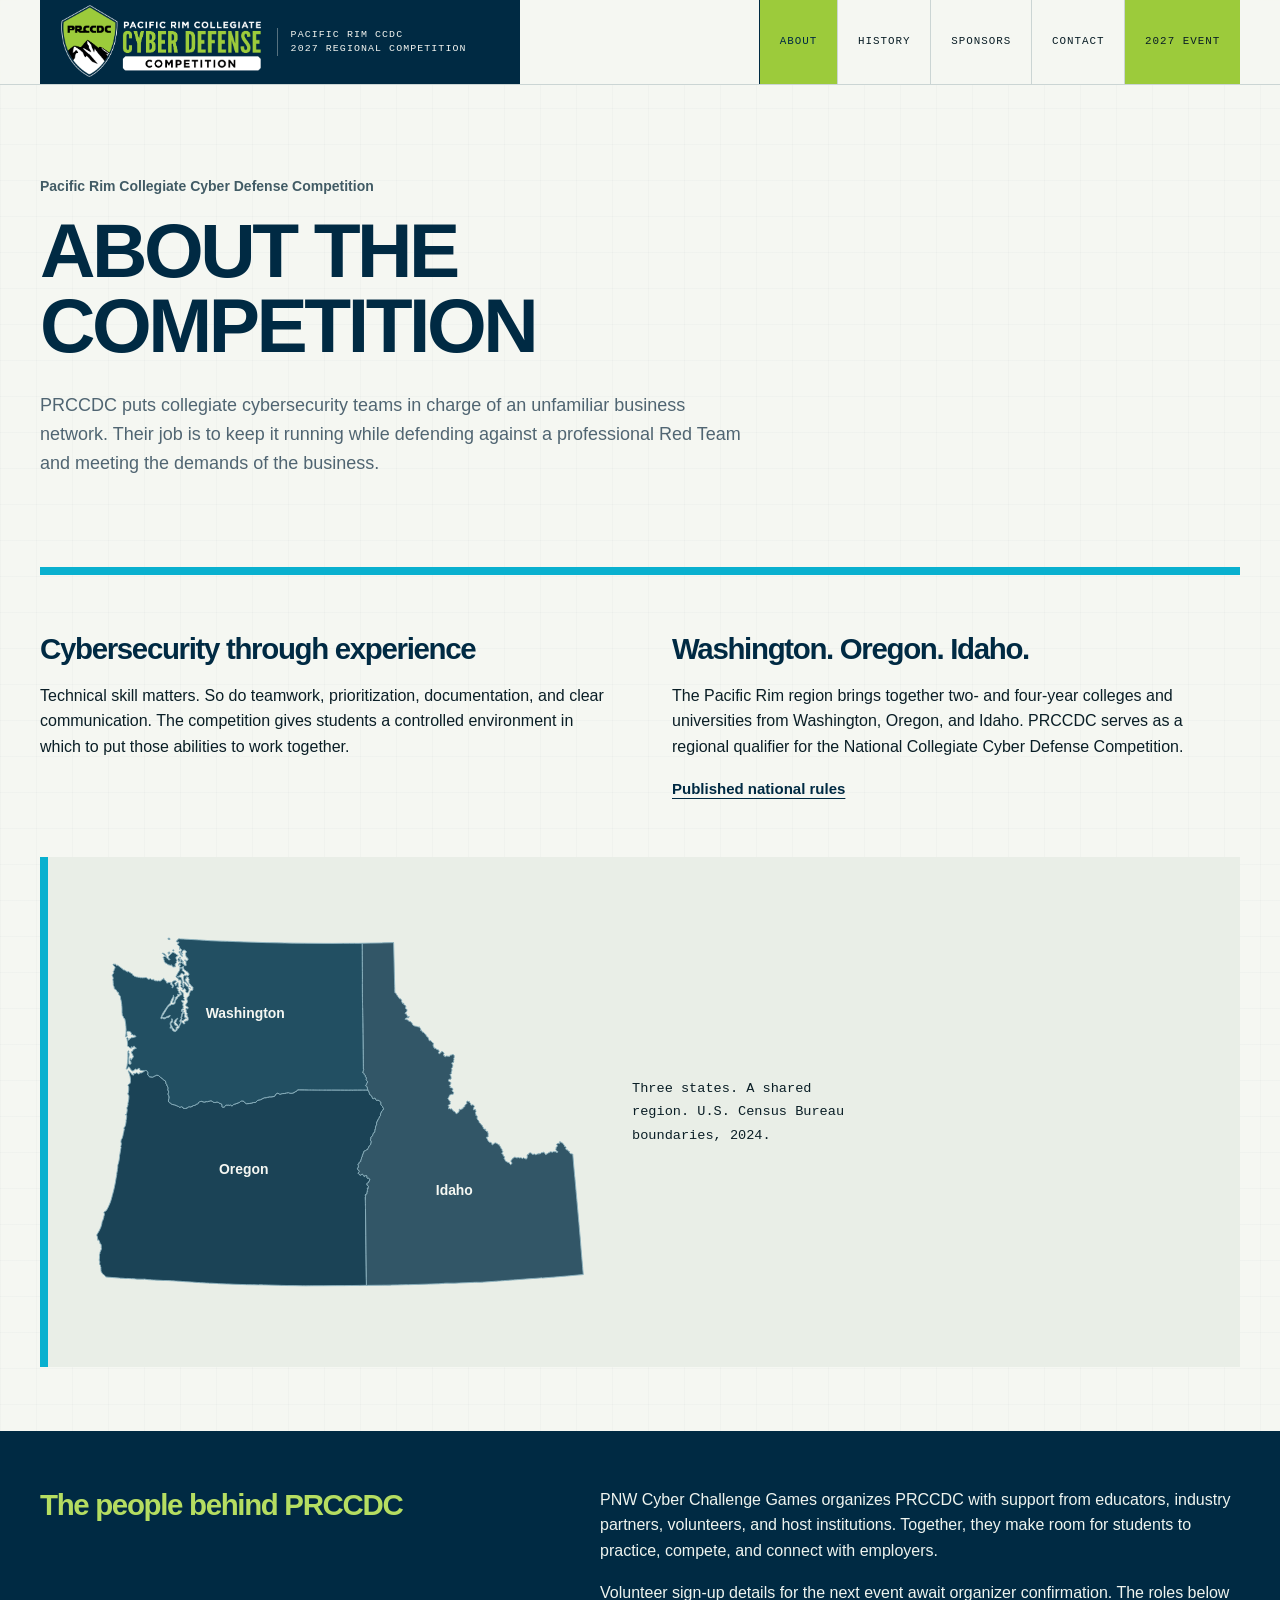
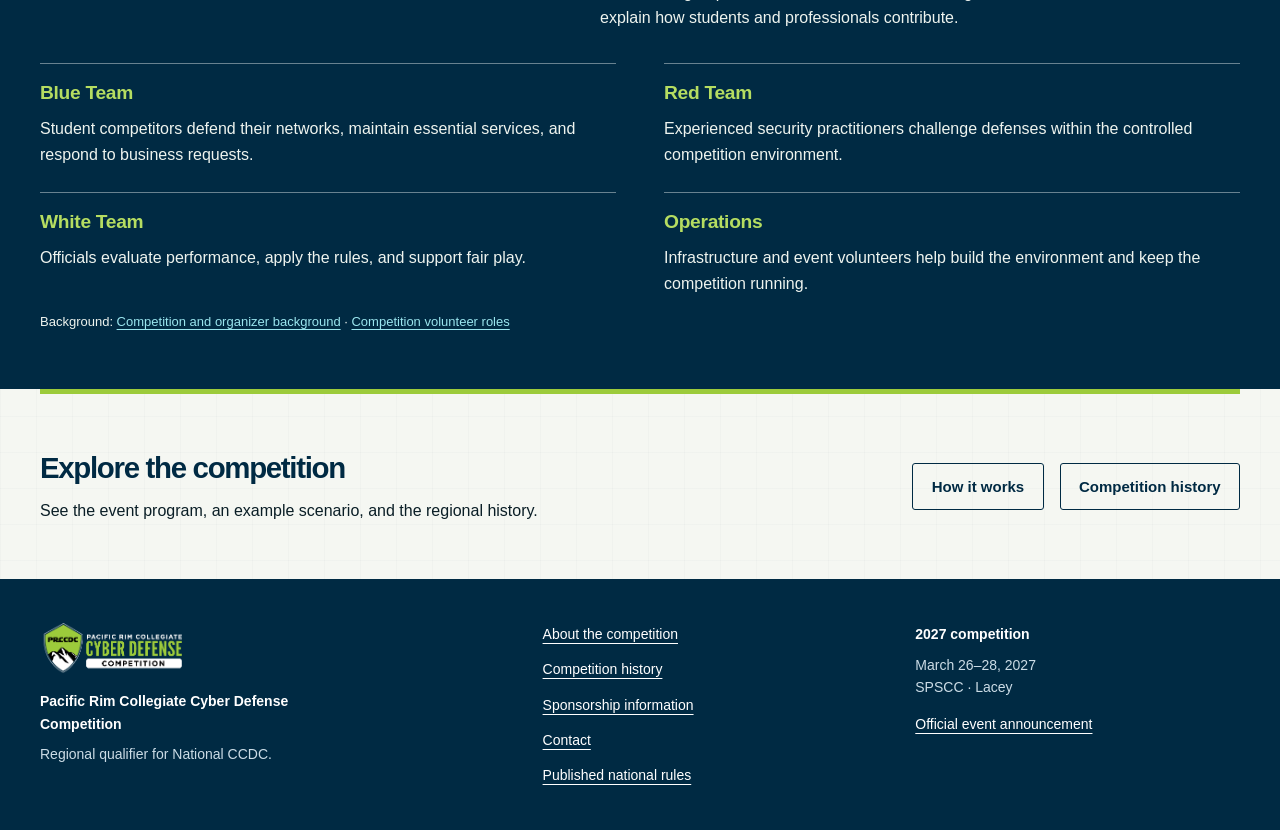
<file: about.html>
<!doctype html><html lang="en"><head><meta charset="utf-8"><meta name="viewport" content="width=device-width, initial-scale=1"><meta name="description" content="Collegiate teams from Washington, Oregon, and Idaho defend a working business network and compete for a place on the national stage."><meta name="theme-color" content="#002A43"><title>About | PRCCDC / Pacific Signal proof</title><link rel="stylesheet" href="assets/site.css"><script src="assets/navigation.js" defer></script><link rel="stylesheet" href="assets/proofs.css"></head><body class="proof-inner" data-proof="pacific-signal"><a class="skip-link" href="#main">Skip to content</a>
    <header class="site-header"><div class="header-inner shell"><a class="brand" href="index.html" aria-label="PRCCDC home"><img src="assets/prccdc-logo.png" alt="Pacific Rim Collegiate Cyber Defense Competition"><span class="brand-edition">Pacific Rim CCDC<br>2027 regional competition</span></a><button class="menu-toggle" type="button" aria-expanded="false" aria-controls="primary-navigation"><span>Menu</span></button><nav class="site-nav" id="primary-navigation" aria-label="Primary navigation"><a href="about.html" aria-current="page">About</a><a href="history.html">History</a><a href="sponsors.html">Sponsors</a><a href="contact.html">Contact</a><a class="nav-emphasis" href="index.html#event">2027 event</a></nav></div></header><main id="main"><section class="inner-hero shell"><p class="context-label">Pacific Rim Collegiate Cyber Defense Competition</p><h1>About the competition</h1><p class="page-intro">PRCCDC puts collegiate cybersecurity teams in charge of an unfamiliar business network. Their job is to keep it running while defending against a professional Red Team and meeting the demands of the business.</p></section><section class="section shell about-overview"><div><h2>Cybersecurity through experience</h2><p>Technical skill matters. So do teamwork, prioritization, documentation, and clear communication. The competition gives students a controlled environment in which to put those abilities to work together.</p></div><div><h2>Washington. Oregon. Idaho.</h2><p>The Pacific Rim region brings together two- and four-year colleges and universities from Washington, Oregon, and Idaho. PRCCDC serves as a regional qualifier for the National Collegiate Cyber Defense Competition.</p><a class="text-link" href="https://www.nationalccdc.org/rules.html">Published national rules</a></div></section><figure class="about-map shell"><img class="accurate-region-map" src="assets/regional-states.svg" width="560" height="480" alt="Geographically accurate map of Washington, Oregon and Idaho, with shared state boundaries."><figcaption>Three states. A shared region. U.S. Census Bureau boundaries, 2024.</figcaption></figure><section class="people-section" id="volunteer"><div class="section shell"><div class="section-heading"><h2>The people behind PRCCDC</h2><div><p>PNW Cyber Challenge Games organizes PRCCDC with support from educators, industry partners, volunteers, and host institutions. Together, they make room for students to practice, compete, and connect with employers.</p><p>Volunteer sign-up details for the next event await organizer confirmation. The roles below explain how students and professionals contribute.</p></div></div><div class="role-list"><article><h3>Blue Team</h3><p>Student competitors defend their networks, maintain essential services, and respond to business requests.</p></article><article><h3>Red Team</h3><p>Experienced security practitioners challenge defenses within the controlled competition environment.</p></article><article><h3>White Team</h3><p>Officials evaluate performance, apply the rules, and support fair play.</p></article><article><h3>Operations</h3><p>Infrastructure and event volunteers help build the environment and keep the competition running.</p></article></div><p class="source-note">Background: <a href="https://coecyber.io/prccdc---enrol-now-compete-in-march">Competition and organizer background</a> · <a href="https://coecyber.io/volunteers-needed">Competition volunteer roles</a></p></div></section><section class="section shell page-cta"><div><h2>Explore the competition</h2><p>See the event program, an example scenario, and the regional history.</p></div><div class="button-group"><a class="button" href="index.html#how-it-works">How it works</a><a class="button" href="history.html">Competition history</a></div></section></main><footer class="site-footer"><div class="shell footer-grid">
    <div><img class="footer-logo" src="assets/prccdc-logo.png" alt="PRCCDC" width="205" height="74"><p class="footer-name">Pacific Rim Collegiate Cyber Defense Competition</p><p>Regional qualifier for National CCDC.</p></div>
    <div class="footer-links"><a href="about.html">About the competition</a><a href="history.html">Competition history</a><a href="sponsors.html">Sponsorship information</a><a href="contact.html">Contact</a><a href="https://www.nationalccdc.org/rules.html">Published national rules</a></div>
    <div><p class="footer-heading">2027 competition</p><p>March 26–28, 2027<br>SPSCC · Lacey</p><a href="https://prccdc.com/">Official event announcement</a></div>
  </div></footer></body></html>
</file>
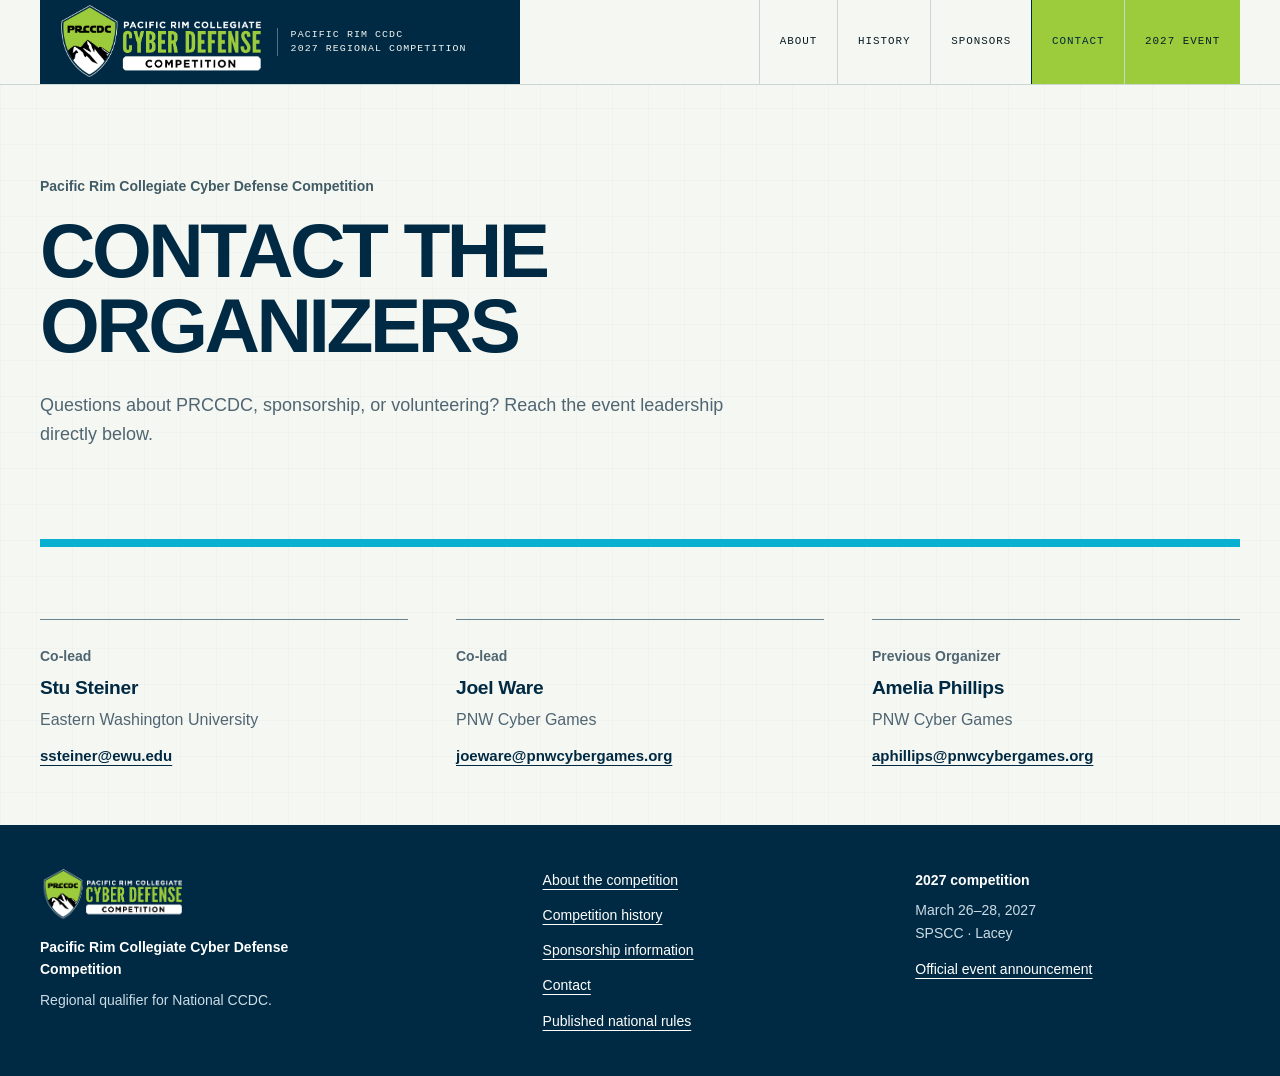
<file: contact.html>
<!doctype html><html lang="en"><head><meta charset="utf-8"><meta name="viewport" content="width=device-width, initial-scale=1"><meta name="description" content="Collegiate teams from Washington, Oregon, and Idaho defend a working business network and compete for a place on the national stage."><meta name="theme-color" content="#002A43"><title>Contact | PRCCDC / Pacific Signal proof</title><link rel="stylesheet" href="assets/site.css"><script src="assets/navigation.js" defer></script><link rel="stylesheet" href="assets/proofs.css"></head><body class="proof-inner" data-proof="pacific-signal"><a class="skip-link" href="#main">Skip to content</a>
    <header class="site-header"><div class="header-inner shell"><a class="brand" href="index.html" aria-label="PRCCDC home"><img src="assets/prccdc-logo.png" alt="Pacific Rim Collegiate Cyber Defense Competition"><span class="brand-edition">Pacific Rim CCDC<br>2027 regional competition</span></a><button class="menu-toggle" type="button" aria-expanded="false" aria-controls="primary-navigation"><span>Menu</span></button><nav class="site-nav" id="primary-navigation" aria-label="Primary navigation"><a href="about.html">About</a><a href="history.html">History</a><a href="sponsors.html">Sponsors</a><a href="contact.html" aria-current="page">Contact</a><a class="nav-emphasis" href="index.html#event">2027 event</a></nav></div></header><main id="main"><section class="inner-hero shell"><p class="context-label">Pacific Rim Collegiate Cyber Defense Competition</p><h1>Contact the organizers</h1><p class="page-intro">Questions about PRCCDC, sponsorship, or volunteering? Reach the event leadership directly below.</p></section><section class="section shell"><div class="contact-list"><article><p class="context-label">Co-lead</p><h3>Stu Steiner</h3><p>Eastern Washington University</p><a class="text-link" href="mailto:ssteiner@ewu.edu">ssteiner@ewu.edu</a></article><article><p class="context-label">Co-lead</p><h3>Joel Ware</h3><p>PNW Cyber Games</p><a class="text-link" href="mailto:joeware@pnwcybergames.org">joeware@pnwcybergames.org</a></article><article><p class="context-label">Previous Organizer</p><h3>Amelia Phillips</h3><p>PNW Cyber Games</p><a class="text-link" href="mailto:aphillips@pnwcybergames.org">aphillips@pnwcybergames.org</a></article></div></section></main><footer class="site-footer"><div class="shell footer-grid">
    <div><img class="footer-logo" src="assets/prccdc-logo.png" alt="PRCCDC" width="205" height="74"><p class="footer-name">Pacific Rim Collegiate Cyber Defense Competition</p><p>Regional qualifier for National CCDC.</p></div>
    <div class="footer-links"><a href="about.html">About the competition</a><a href="history.html">Competition history</a><a href="sponsors.html">Sponsorship information</a><a href="contact.html">Contact</a><a href="https://www.nationalccdc.org/rules.html">Published national rules</a></div>
    <div><p class="footer-heading">2027 competition</p><p>March 26–28, 2027<br>SPSCC · Lacey</p><a href="https://prccdc.com/">Official event announcement</a></div>
  </div></footer></body></html>
</file>
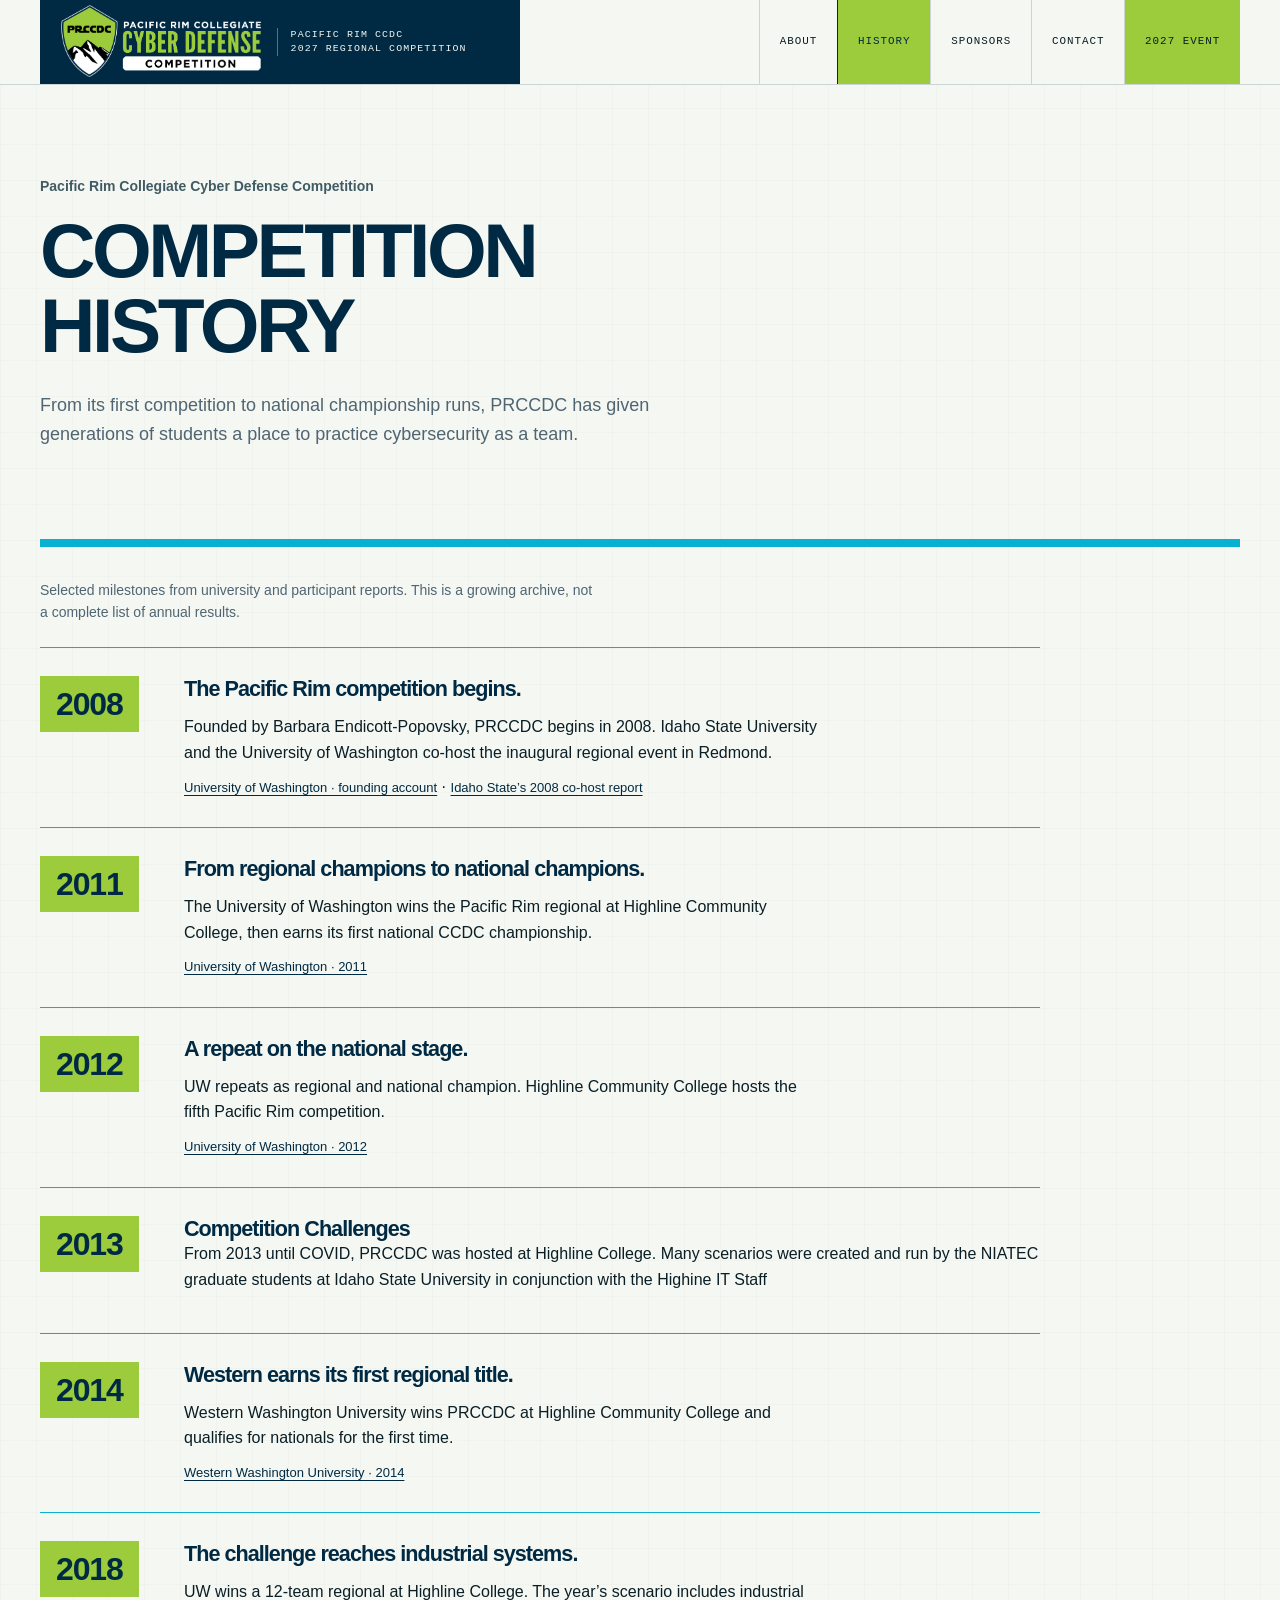
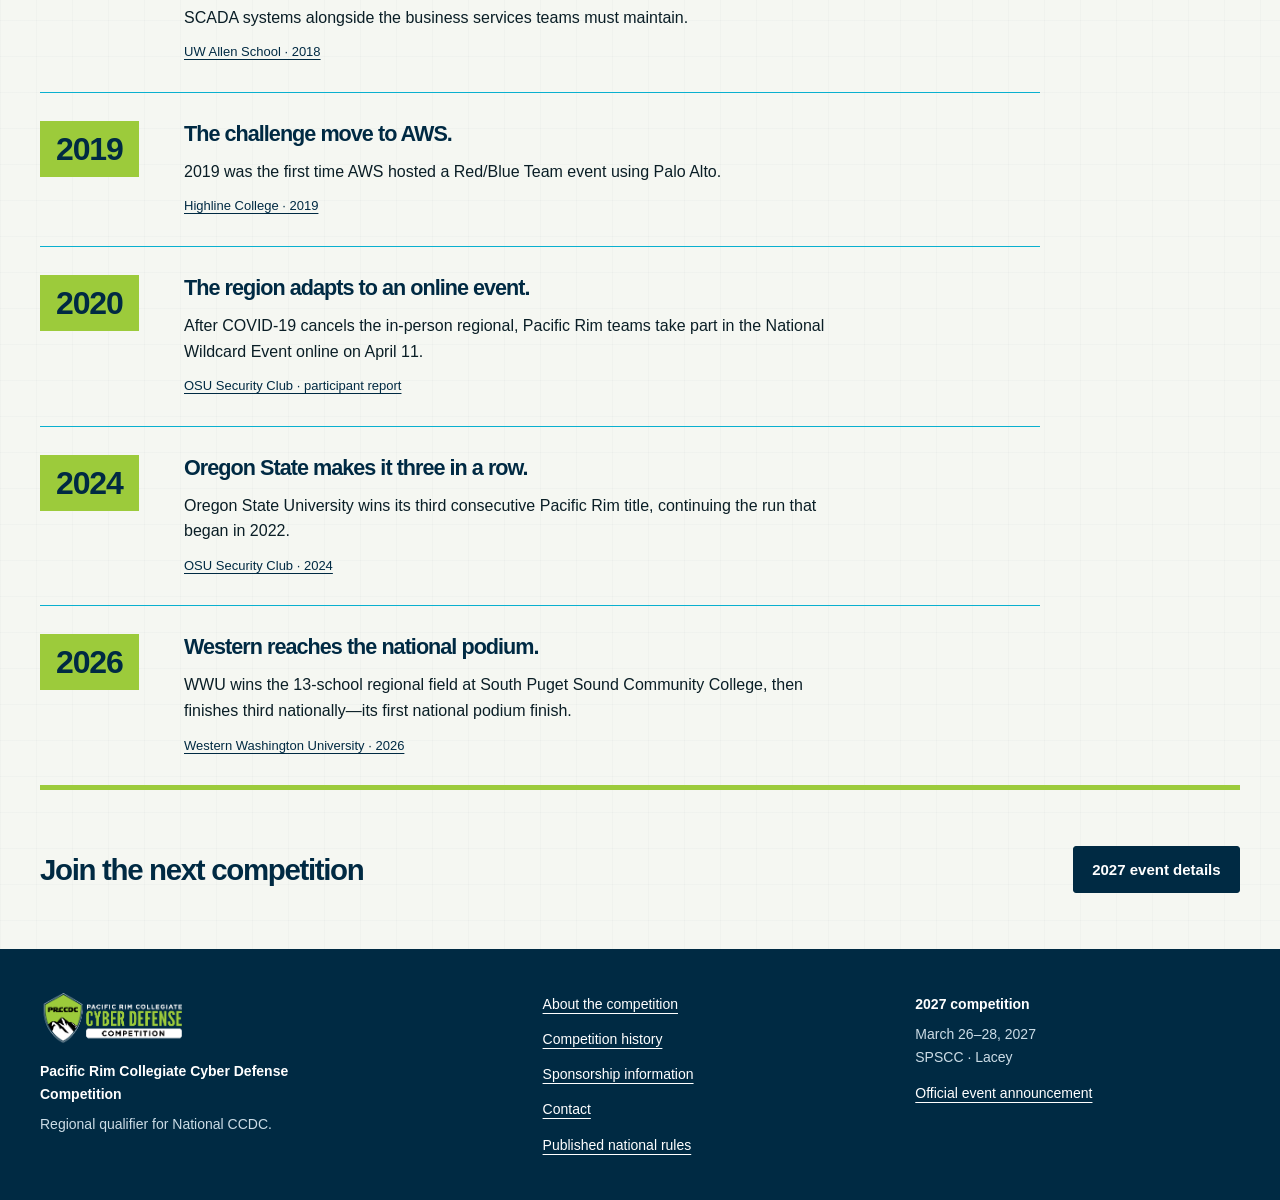
<file: history.html>
<!doctype html><html lang="en"><head><meta charset="utf-8"><meta name="viewport" content="width=device-width, initial-scale=1"><meta name="description" content="Collegiate teams from Washington, Oregon, and Idaho defend a working business network and compete for a place on the national stage."><meta name="theme-color" content="#002A43"><title>History | PRCCDC / Pacific Signal proof</title><link rel="stylesheet" href="assets/site.css"><script src="assets/navigation.js" defer></script><link rel="stylesheet" href="assets/proofs.css"></head><body class="proof-inner" data-proof="pacific-signal"><a class="skip-link" href="#main">Skip to content</a>
    <header class="site-header"><div class="header-inner shell"><a class="brand" href="index.html" aria-label="PRCCDC home"><img src="assets/prccdc-logo.png" alt="Pacific Rim Collegiate Cyber Defense Competition"><span class="brand-edition">Pacific Rim CCDC<br>2027 regional competition</span></a><button class="menu-toggle" type="button" aria-expanded="false" aria-controls="primary-navigation"><span>Menu</span></button><nav class="site-nav" id="primary-navigation" aria-label="Primary navigation"><a href="about.html">About</a><a href="history.html" aria-current="page">History</a><a href="sponsors.html">Sponsors</a><a href="contact.html">Contact</a><a class="nav-emphasis" href="index.html#event">2027 event</a></nav></div></header><main id="main"><section class="inner-hero shell"><p class="context-label">Pacific Rim Collegiate Cyber Defense Competition</p><h1>Competition history</h1><p class="page-intro">From its first competition to national championship runs, PRCCDC has given generations of students a place to practice cybersecurity as a team.</p></section><section class="shell history-section"><p class="archive-note">Selected milestones from university and participant reports. This is a growing archive, not a complete list of annual results.</p><div class="timeline"><article class="timeline-entry"><p class="timeline-year">2008</p><div><h2>The Pacific Rim competition begins.</h2><p>Founded by Barbara Endicott-Popovsky, PRCCDC begins in 2008. Idaho State University and the University of Washington co-host the inaugural regional event in Redmond.</p><a class="timeline-source" href="https://www.washington.edu/news/2011/04/13/computer-science-and-engineering-students-win-national-collegiate-cyber-defense-competition/">University of Washington · founding account</a> · 
      
      <a class="timeline-source" href="https://www.isu.edu/news/2008-spring/six-students-from-isu-cybercorps-to-judge-collegiate-cyber-defense-competition.html">Idaho State’s 2008 co-host report</a></div></article>
      
      <article class="timeline-entry"><p class="timeline-year">2011</p><div><h2>From regional champions to national champions.</h2><p>The University of Washington wins the Pacific Rim regional at Highline Community College, then earns its first national CCDC championship.</p>
        
      <a class="timeline-source" href="https://www.washington.edu/news/2011/04/13/computer-science-and-engineering-students-win-national-collegiate-cyber-defense-competition/">University of Washington · 2011</a></div></article>
      
      <article class="timeline-entry"><p class="timeline-year">2012</p><div><h2>A repeat on the national stage.</h2><p>UW repeats as regional and national champion. Highline Community College hosts the fifth Pacific Rim competition.</p><a class="timeline-source" href="https://www.washington.edu/news/2012/04/27/uw-computer-science-students-win-national-cyber-defense-competition/">University of Washington · 2012</a></div></article>
      
      <article class="timeline-entry"><p class="timeline-year">2013</p><div><h2>Competition Challenges</h2>From 2013 until COVID, PRCCDC was hosted at Highline College. Many scenarios were created and run by the NIATEC graduate students at Idaho State University in conjunction with the Highine IT Staff</p></div></article>
      
      <article class="timeline-entry"><p class="timeline-year">2014</p><div><h2>Western earns its first regional title.</h2><p>Western Washington University wins PRCCDC at Highline Community College and qualifies for nationals for the first time.</p><a class="timeline-source" href="https://news.wwu.edu/news/western-cyber-defense-team-headed-to-nationals-april-25-to-27">Western Washington University · 2014</a></div></article>
      
      <article class="timeline-entry"><p class="timeline-year">2018</p><div><h2>The challenge reaches industrial systems.</h2><p>UW wins a 12-team regional at Highline College. The year’s scenario includes industrial SCADA systems alongside the business services teams must maintain.</p><a class="timeline-source" href="https://news.cs.washington.edu/2018/03/30/university-of-washington-students-win-regional-cybersecurity-competition/">UW Allen School · 2018</a></div></article>

      <article class="timeline-entry"><p class="timeline-year">2019</p><div><h2>The challenge move to AWS.</h2><p>2019 was the first time AWS hosted a Red/Blue Team event using Palo Alto.</p><a class="timeline-source" href="https://www.youtube.com/watch?v=IhKWnUMQW3o">Highline College · 2019</a></div></article>
      
      <article class="timeline-entry"><p class="timeline-year">2020</p><div><h2>The region adapts to an online event.</h2><p>After COVID-19 cancels the in-person regional, Pacific Rim teams take part in the National Wildcard Event online on April 11.</p><a class="timeline-source" href="https://osusec.org/blog/prccdc-2020-results/">OSU Security Club · participant report</a></div></article>
      
      <article class="timeline-entry"><p class="timeline-year">2024</p><div><h2>Oregon State makes it three in a row.</h2><p>Oregon State University wins its third consecutive Pacific Rim title, continuing the run that began in 2022.</p><a class="timeline-source" href="https://osusec.org/blog/prccdc-2024/">OSU Security Club · 2024</a></div></article>
      
      <article class="timeline-entry"><p class="timeline-year">2026</p><div><h2>Western reaches the national podium.</h2><p>WWU wins the 13-school regional field at South Puget Sound Community College, then finishes third nationally—its first national podium finish.</p><a class="timeline-source" href="https://news.wwu.edu/update-wwu-cyber-defense-team-claims-third-place-at-national-cybersecurity-competition">Western Washington University · 2026</a></div></article></div></section>
      
      <section class="section shell page-cta"><h2>Join the next competition</h2><a class="button button--navy" href="index.html#event">2027 event details</a></section></main><footer class="site-footer"><div class="shell footer-grid">
    <div><img class="footer-logo" src="assets/prccdc-logo.png" alt="PRCCDC" width="205" height="74"><p class="footer-name">Pacific Rim Collegiate Cyber Defense Competition</p><p>Regional qualifier for National CCDC.</p></div>
    <div class="footer-links"><a href="about.html">About the competition</a><a href="history.html">Competition history</a><a href="sponsors.html">Sponsorship information</a><a href="contact.html">Contact</a><a href="https://www.nationalccdc.org/rules.html">Published national rules</a></div>
    <div><p class="footer-heading">2027 competition</p><p>March 26–28, 2027<br>SPSCC · Lacey</p><a href="https://prccdc.com/">Official event announcement</a></div>
  </div></footer></body></html>
</file>
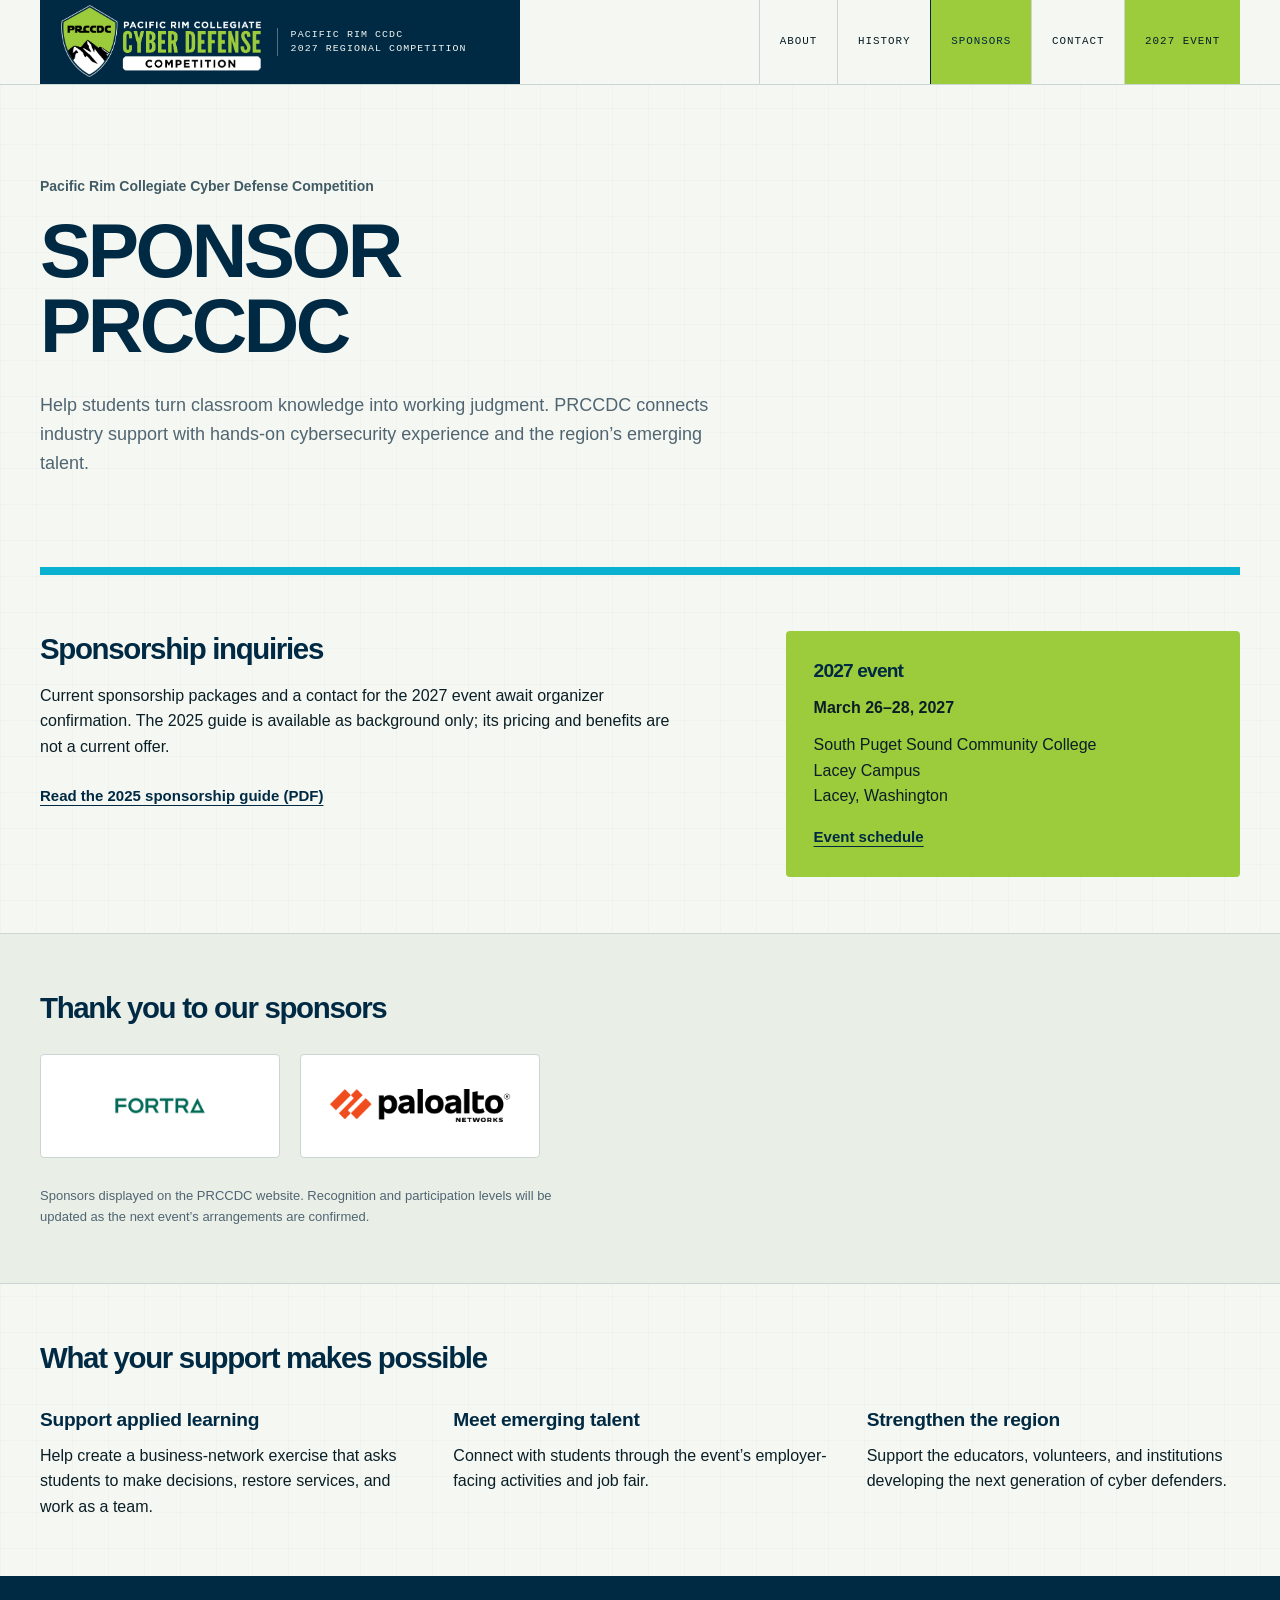
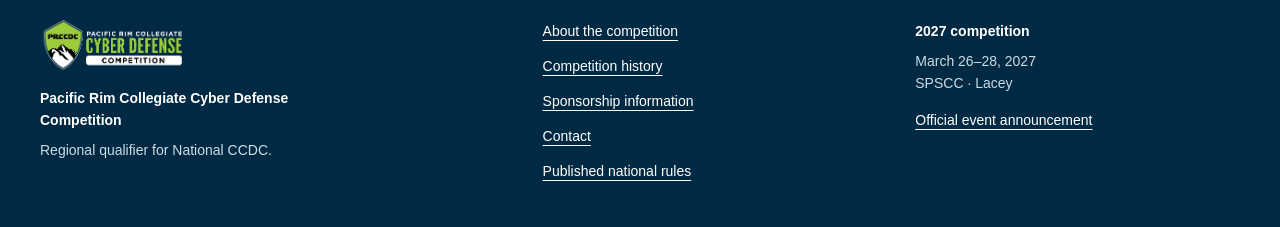
<file: sponsors.html>
<!doctype html><html lang="en"><head><meta charset="utf-8"><meta name="viewport" content="width=device-width, initial-scale=1"><meta name="description" content="Collegiate teams from Washington, Oregon, and Idaho defend a working business network and compete for a place on the national stage."><meta name="theme-color" content="#002A43"><title>Sponsors | PRCCDC / Pacific Signal proof</title><link rel="stylesheet" href="assets/site.css"><script src="assets/navigation.js" defer></script><link rel="stylesheet" href="assets/proofs.css"></head><body class="proof-inner" data-proof="pacific-signal"><a class="skip-link" href="#main">Skip to content</a>
    <header class="site-header"><div class="header-inner shell"><a class="brand" href="index.html" aria-label="PRCCDC home"><img src="assets/prccdc-logo.png" alt="Pacific Rim Collegiate Cyber Defense Competition"><span class="brand-edition">Pacific Rim CCDC<br>2027 regional competition</span></a><button class="menu-toggle" type="button" aria-expanded="false" aria-controls="primary-navigation"><span>Menu</span></button><nav class="site-nav" id="primary-navigation" aria-label="Primary navigation"><a href="about.html">About</a><a href="history.html">History</a><a href="sponsors.html" aria-current="page">Sponsors</a><a href="contact.html">Contact</a><a class="nav-emphasis" href="index.html#event">2027 event</a></nav></div></header><main id="main"><section class="inner-hero shell"><p class="context-label">Pacific Rim Collegiate Cyber Defense Competition</p><h1>Sponsor PRCCDC</h1><p class="page-intro">Help students turn classroom knowledge into working judgment. PRCCDC connects industry support with hands-on cybersecurity experience and the region’s emerging talent.</p></section><section class="section shell support-layout" id="support"><div class="support-copy"><h2>Sponsorship inquiries</h2><p>Current sponsorship packages and a contact for the 2027 event await organizer confirmation. The 2025 guide is available as background only; its pricing and benefits are not a current offer.</p><div class="button-group"><a class="text-link" href="https://coecyber.io/media/dynamic/files/166-2025-prccdc-sponsor-brochure.pdf">Read the 2025 sponsorship guide (PDF)</a></div></div><aside class="next-event"><h2>2027 event</h2><p class="next-event-date">March 26–28, 2027</p><address>South Puget Sound Community College<br>Lacey Campus<br>Lacey, Washington</address><a class="text-link" href="index.html#event">Event schedule</a></aside></section><section class="sponsor-section"><div class="section shell"><h2>Thank you to our sponsors</h2><div class="sponsor-grid"><a class="sponsor" href="https://www.fortra.com/" aria-label="Fortra website"><img src="assets/fortra-logo.jpg" alt="Fortra" loading="lazy"></a><a class="sponsor" href="https://www.paloaltonetworks.com/" aria-label="Palo Alto Networks website"><img src="assets/palo-alto-logo.png" alt="Palo Alto Networks" loading="lazy"></a></div><p class="source-note">Sponsors displayed on the PRCCDC website. Recognition and participation levels will be updated as the next event’s arrangements are confirmed.</p></div></section><section class="section shell"><h2>What your support makes possible</h2><div class="benefit-list"><article><h3>Support applied learning</h3><p>Help create a business-network exercise that asks students to make decisions, restore services, and work as a team.</p></article><article><h3>Meet emerging talent</h3><p>Connect with students through the event’s employer-facing activities and job fair.</p></article><article><h3>Strengthen the region</h3><p>Support the educators, volunteers, and institutions developing the next generation of cyber defenders.</p></article></div></section></main><footer class="site-footer"><div class="shell footer-grid">
    <div><img class="footer-logo" src="assets/prccdc-logo.png" alt="PRCCDC" width="205" height="74"><p class="footer-name">Pacific Rim Collegiate Cyber Defense Competition</p><p>Regional qualifier for National CCDC.</p></div>
    <div class="footer-links"><a href="about.html">About the competition</a><a href="history.html">Competition history</a><a href="sponsors.html">Sponsorship information</a><a href="contact.html">Contact</a><a href="https://www.nationalccdc.org/rules.html">Published national rules</a></div>
    <div><p class="footer-heading">2027 competition</p><p>March 26–28, 2027<br>SPSCC · Lacey</p><a href="https://prccdc.com/">Official event announcement</a></div>
  </div></footer></body></html>
</file>
<file: assets/proofs.css>
/* Proof-only refinements. Original concept styles remain the starting point. */
.review-bar {
  background: #002a43;
  color: #f5f7f2;
  font:
    500 12px/1.5 "Helvetica Neue",
    Arial,
    sans-serif;
  letter-spacing: 0.02em;
  position: relative;
  z-index: 60;
}
.review-bar > div {
  width: min(1440px, calc(100% - 48px));
  margin: auto;
  display: flex;
  align-items: center;
  justify-content: space-between;
  gap: 16px;
  padding: 11px 0;
}
.review-bar a {
  color: #fff;
  text-decoration: none;
}
.review-bar a:hover {
  text-decoration: underline;
}
.review-bar strong {
  color: #b5dd61;
}
[data-proof="command-floor"] .review-bar {
  border-bottom: 5px solid #e36d3d;
}
[data-proof="command-floor"] .review-bar strong {
  color: #ffb391;
}
.proof-status {
  max-width: 76ch;
  font:
    400 0.92rem/1.6 "Helvetica Neue",
    Arial,
    sans-serif;
  margin: 1.2rem 0;
}
.proof-status a {
  color: inherit;
  font-weight: 700;
  text-decoration: underline;
  text-underline-offset: 0.2em;
}
.proof-source-links {
  display: flex;
  flex-wrap: wrap;
  gap: 1rem 2rem;
  margin: 1.5rem 0;
  font:
    700 0.85rem/1.6 "Helvetica Neue",
    Arial,
    sans-serif;
}
.proof-source-links a {
  color: inherit;
  text-underline-offset: 0.25em;
}
.competition-story {
  display: grid;
  grid-template-columns: 1fr 1fr;
  gap: clamp(24px, 5vw, 72px);
  padding: clamp(28px, 4vw, 56px);
  background: #e7eee5;
  border-top: 5px solid #09b0cf;
}
.competition-story .story-label {
  font:
    700 0.72rem/1.6 "SFMono-Regular",
    Consolas,
    monospace;
  letter-spacing: 0.065em;
  text-transform: uppercase;
  margin: 0 0 1.2rem;
}
.competition-story h2 {
  font-family: var(--display);
  font-size: clamp(2rem, 3.4vw, 3.7rem);
  line-height: 1;
  letter-spacing: -0.035em;
  text-transform: uppercase;
}
.competition-story p {
  font:
    400 1rem/1.65 "Helvetica Neue",
    Arial,
    sans-serif;
  max-width: 62ch;
}
.competition-story p + p {
  margin-top: 1rem;
}
.competition-story .story-disclosure {
  font-size: 0.78rem;
  border-top: 1px solid #bac5bf;
  padding-top: 1rem;
}
.proof-home[data-proof="pacific-signal"] {
  --display:
    "Arial Narrow", "Aptos Narrow", "Roboto Condensed", "Helvetica Neue", Arial,
    sans-serif;
}
[data-proof="pacific-signal"] .hero .eyebrow {
  font-size: 0.78rem;
  max-width: 42ch;
  line-height: 1.6;
}
[data-proof="pacific-signal"] .hero h1 {
  font-size: clamp(3.7rem, 7.9vw, 8rem);
}
[data-proof="pacific-signal"] .hero-visual {
  background: #e9eee7;
  min-height: 40rem;
}
[data-proof="pacific-signal"] .map-surface {
  width: 90%;
  padding: 2.5rem 1rem 4rem;
}
.accurate-region-map {
  display: block;
  width: 100%;
  height: auto;
}
.map-kicker,
.map-attribution {
  font:
    600 0.7rem/1.5 "SFMono-Regular",
    Consolas,
    monospace;
  letter-spacing: 0.04em;
  text-transform: uppercase;
}
.map-kicker {
  border-left: 4px solid #09b0cf;
  padding-left: 0.75rem;
}
.map-attribution {
  margin-top: 1rem;
  color: #4b626c;
}
[data-proof="pacific-signal"] .competition-story {
  margin-bottom: clamp(40px, 7vw, 100px);
}
[data-proof="pacific-signal"] .competition-story h2 {
  font-weight: 900;
}
[data-proof="pacific-signal"] .schedule-main .proof-status {
  color: #e8eee8;
}
[data-proof="pacific-signal"] .proof-source-links a {
  color: #b5dd61;
}
[data-proof="pacific-signal"] .partners .proof-status {
  max-width: 80ch;
  margin-bottom: 2rem;
}
[data-proof="command-floor"] .hero-heading .eyebrow {
  max-width: 51ch;
  line-height: 1.7;
}
[data-proof="command-floor"] .hero h1 {
  width: auto;
  font-size: clamp(4.2rem, 8.6vw, 8.2rem);
  line-height: 0.91;
}
[data-proof="command-floor"] .hero h1 span:last-child {
  transform: translateX(0.12em);
}
[data-proof="command-floor"] .hero-thesis h2 em {
  color: #c84b2c;
}
[data-proof="command-floor"] .competition-story {
  margin-top: 3rem;
  border-top-color: #e36d3d;
  background: #f0e5d9;
}
[data-proof="command-floor"] .competition-story h2 {
  font-weight: 400;
}
[data-proof="command-floor"] .ops-preview {
  margin-top: 0;
}
[data-proof="command-floor"] .ops-accent span:last-child {
  background: #e36d3d;
}
[data-proof="command-floor"]
  .phase-button[data-phase="1"][aria-pressed="true"] {
  background: #f4ddcf;
  box-shadow: inset 0 -5px #d56437;
}
[data-proof="command-floor"] .region-interlude {
  display: grid;
  grid-template-columns: 1fr 1fr;
  gap: clamp(24px, 5vw, 72px);
  padding: clamp(28px, 5vw, 64px);
  background: #002a43;
  color: #f5f7f2;
  border-top: 8px solid #9ccb3b;
}
.region-interlude h2 {
  color: #b5dd61;
  font: 400 clamp(2.7rem, 5vw, 5rem) / 0.97 var(--display);
  text-transform: uppercase;
  margin: 1.5rem 0;
}
.region-interlude p {
  line-height: 1.7;
}
.region-interlude a {
  display: inline-block;
  margin-top: 1.5rem;
  color: white;
  text-underline-offset: 0.25em;
}
.region-interlude figure {
  background: #e9eee7;
  color: #002a43;
  margin: 0;
  padding: 1.5rem;
}
.region-interlude figcaption {
  font:
    500 0.75rem/1.6 "SFMono-Regular",
    Consolas,
    monospace;
}

/* Shared content, deliberately different visual treatments on the inner pages. */
.proof-inner {
  --navy: #002a43;
  --lime: #9ccb3b;
  --cyan: #09b0cf;
  --paper: #f5f7f2;
  --ink: #0a1e26;
}
.proof-inner .inner-hero {
  padding-block: clamp(50px, 7vw, 96px);
}
.proof-inner .inner-hero h1 {
  max-width: 13ch;
  font-size: clamp(3rem, 6vw, 6rem);
  line-height: 0.98;
  text-transform: uppercase;
}
.proof-inner .inner-hero .context-label {
  color: #415b65;
}
.proof-inner .inner-hero .page-intro {
  margin-top: 1.75rem;
}
.proof-inner .site-nav a[aria-current="page"] {
  background: #9ccb3b;
  color: #002a43;
  border-color: #002a43;
}
.proof-inner .about-map {
  background: #e9eee7;
  padding: 2rem;
  display: flex;
  align-items: center;
  gap: 2rem;
  margin-bottom: 4rem;
  border-left: 8px solid #09b0cf;
}
.proof-inner .about-map img {
  max-width: 520px;
  width: 60%;
}
.proof-inner .about-map figcaption {
  max-width: 28ch;
  font:
    500 0.85rem/1.7 "SFMono-Regular",
    Consolas,
    monospace;
}
.proof-inner .page-cta {
  border-top: 5px solid #9ccb3b;
}
.proof-inner[data-proof="pacific-signal"] {
  --body: "Aptos", "Segoe UI", "Helvetica Neue", Arial, sans-serif;
  --display:
    "Arial Narrow", "Aptos Narrow", "Roboto Condensed", "Helvetica Neue", Arial,
    sans-serif;
  background-color: #f5f7f2;
  background-image:
    linear-gradient(#002a4305 1px, transparent 1px),
    linear-gradient(90deg, #002a4305 1px, transparent 1px);
  background-size: 36px 36px;
}
.proof-inner[data-proof="pacific-signal"] h1,
.proof-inner[data-proof="pacific-signal"] h2 {
  font-family: var(--display);
  font-weight: 900;
  letter-spacing: -0.045em;
}
.proof-inner[data-proof="pacific-signal"] .inner-hero {
  border-bottom: 8px solid #09b0cf;
}
.proof-inner[data-proof="pacific-signal"] .people-section {
  background: #002a43;
  color: #f5f7f2;
}
.proof-inner[data-proof="pacific-signal"] .people-section h2,
.proof-inner[data-proof="pacific-signal"] .people-section h3 {
  color: #b5dd61;
}
.proof-inner[data-proof="pacific-signal"] .people-section p {
  color: #eef4ef;
}
.proof-inner[data-proof="pacific-signal"] .people-section a {
  color: #9ae6ef;
}
.proof-inner[data-proof="pacific-signal"] .timeline-year {
  background: #9ccb3b;
  color: #002a43;
  padding: 0.5rem 1rem;
  align-self: start;
  width: max-content;
}
.proof-inner[data-proof="pacific-signal"] .timeline-entry {
  border-color: #09b0cf;
}
.proof-inner[data-proof="pacific-signal"] .next-event {
  background: #9ccb3b;
  border: 0;
}
.proof-inner[data-proof="pacific-signal"] .sponsor-section {
  background: #e9eee7;
}
.proof-inner[data-proof="command-floor"] {
  --display:
    Impact, Haettenschweiler, "Arial Narrow Bold", "Arial Black", sans-serif;
  --red: #c84b2c;
  --line: #bfc9c4;
}
.proof-inner[data-proof="command-floor"] h1,
.proof-inner[data-proof="command-floor"] h2 {
  font-family: var(--display);
  font-weight: 400;
  letter-spacing: 0;
  text-transform: uppercase;
}
.proof-inner[data-proof="command-floor"] h2 {
  font-size: clamp(1.9rem, 3vw, 3rem);
}
.proof-inner[data-proof="command-floor"] .site-header {
  border-bottom: 3px solid #0a1e26;
}
.proof-inner[data-proof="command-floor"] .inner-hero {
  border-bottom: 12px solid #9ccb3b;
}
.proof-inner[data-proof="command-floor"] .people-section {
  background: #e7ece7;
  border-top: 6px solid #e36d3d;
}
.proof-inner[data-proof="command-floor"] .people-section h2,
.proof-inner[data-proof="command-floor"] .people-section h3,
.proof-inner[data-proof="command-floor"] .people-section a {
  color: #002a43;
}
.proof-inner[data-proof="command-floor"] .people-section,
.proof-inner[data-proof="command-floor"] .people-section p,
.proof-inner[data-proof="command-floor"] .people-section .section-heading p {
  color: #263e48;
}
.proof-inner[data-proof="command-floor"] .role-list article:nth-child(2),
.proof-inner[data-proof="command-floor"] .benefit-list article:nth-child(2) {
  border-top-color: #e36d3d;
}
.proof-inner[data-proof="command-floor"] .benefit-list article {
  border-top: 5px solid #9ccb3b;
  padding-top: 1.25rem;
}
.proof-inner[data-proof="command-floor"] .benefit-list article:nth-child(2) {
  border-top-color: #e36d3d;
}
.proof-inner[data-proof="command-floor"] .timeline-entry {
  border-top: 2px solid #0a1e26;
}
.proof-inner[data-proof="command-floor"] .timeline-year {
  color: #c84b2c;
  font-family: var(--display);
  font-size: 3.5rem;
  font-weight: 400;
}
.proof-inner[data-proof="command-floor"] .next-event {
  border-top: 6px solid #e36d3d;
  background: #f0e5d9;
}
.proof-inner[data-proof="command-floor"] .sponsor-section {
  background: #e7ece7;
  border-top: 3px solid #0a1e26;
}
.proof-inner[data-proof="command-floor"] .site-footer {
  background: #0a1e26;
}

@media (max-width: 1000px) {
  [data-proof="command-floor"] .hero h1 {
    font-size: clamp(4rem, 8.3vw, 7rem);
  }
}
@media (max-width: 860px) {
  .review-bar > div {
    flex-wrap: wrap;
    gap: 6px 20px;
    width: calc(100% - 32px);
    font-size: 11px;
  }
  .review-bar span {
    order: -1;
    flex-basis: 100%;
  }
  .competition-story {
    grid-template-columns: 1fr;
  }
  [data-proof="command-floor"] .region-interlude {
    grid-template-columns: 1fr;
  }
  [data-proof="pacific-signal"] .hero-visual {
    min-height: 0;
  }
  [data-proof="pacific-signal"] .map-surface {
    width: min(100%, 620px);
  }
  [data-proof="pacific-signal"] .hero h1 {
    font-size: clamp(3.4rem, 12vw, 6rem);
  }
}
@media (max-width: 600px) {
  [data-proof="command-floor"] .hero h1 {
    font-size: clamp(3.6rem, 13vw, 5.8rem);
  }
  [data-proof="command-floor"] .hero h1 span:last-child {
    transform: none;
  }
  .competition-story {
    padding: 24px;
  }
  .proof-inner .about-map {
    flex-direction: column;
    align-items: flex-start;
    padding: 1.25rem;
  }
  .proof-inner .about-map img {
    width: 100%;
  }
  .proof-inner .inner-hero h1 {
    font-size: clamp(2.7rem, 11vw, 4rem);
  }
}
@media (prefers-reduced-motion: reduce) {
  html {
    scroll-behavior: auto;
  }
}
</file>
<file: assets/site.css>
/* PRCCDC: the competition identity leads; the console is an optional example. */
:root {
  --navy: #002a43;
  --lime: #9ccb3b;
  --paper: #f5f7f2;
  --white: #fff;
  --ink: #18313e;
  --muted: #506572;
  --line: #cbd5d4;
  --mist: #e8efec;
  --red: #b53230;
  --body: "Helvetica Neue", Helvetica, Arial, sans-serif;
  --display: "Helvetica Neue", Helvetica, Arial, sans-serif;
  --mono: "SFMono-Regular", Consolas, monospace;
}
*,
*::before,
*::after {
  box-sizing: border-box;
}
html {
  scroll-behavior: smooth;
}
body {
  margin: 0;
  background: var(--paper);
  color: var(--ink);
  font: 1rem/1.6 var(--body);
  -webkit-font-smoothing: antialiased;
}
img {
  display: block;
  max-width: 100%;
  height: auto;
}
a {
  color: var(--navy);
  text-underline-offset: 0.25em;
  text-decoration-thickness: 1px;
}
a:hover {
  text-decoration-thickness: 2px;
}
button {
  font: inherit;
  cursor: pointer;
}
h1,
h2,
h3,
h4,
p,
figure,
dl {
  margin: 0;
}
h1,
h2,
h3,
h4 {
  color: var(--navy);
  line-height: 1.2;
}
h1 {
  font-family: var(--display);
  font-weight: 700;
  letter-spacing: -0.045em;
}
h2 {
  font-size: clamp(1.65rem, 2.3vw, 2.2rem);
  font-weight: 700;
  letter-spacing: -0.03em;
  text-wrap: balance;
}
h3 {
  font-size: 1.2rem;
  font-weight: 700;
  letter-spacing: -0.015em;
}
p {
  max-width: 72ch;
}
p + p {
  margin-top: 1rem;
}
address {
  font-style: normal;
}
section[id],
main,
details {
  scroll-margin-top: 1.5rem;
}
:focus-visible {
  outline: 3px solid #087e96;
  outline-offset: 5px;
}
::selection {
  color: var(--navy);
  background: var(--lime);
}
.shell {
  width: min(1220px, calc(100% - 80px));
  margin-inline: auto;
}
.shell > *,
.site-header > *,
.footer-grid > * {
  min-width: 0;
}
.skip-link {
  position: fixed;
  top: 0.75rem;
  left: 0.75rem;
  z-index: 100;
  transform: translateY(-180%);
  background: var(--navy);
  color: var(--white);
  padding: 0.75rem 1rem;
}
.skip-link:focus {
  transform: none;
}
.site-header {
  position: sticky;
  top: 0;
  z-index: 50;
  background: rgba(245, 247, 242, 0.94);
  border-bottom: 1px solid var(--line);
  backdrop-filter: blur(14px);
}
.header-inner {
  position: relative;
  display: flex;
  align-items: stretch;
  justify-content: space-between;
  min-height: 5.25rem;
}
.brand {
  display: flex;
  align-items: center;
  align-self: stretch;
  gap: 1rem;
  width: min(30rem, 40vw);
  padding-inline: 1rem;
  background: var(--navy);
  color: var(--paper);
  text-decoration: none;
}
.brand img {
  width: clamp(9.5rem, 16vw, 13.5rem);
  height: auto;
}
.brand-edition {
  padding-left: 0.8rem;
  border-left: 1px solid rgba(245, 247, 242, 0.35);
  font-family: var(--mono);
  font-size: 0.62rem;
  line-height: 1.45;
  letter-spacing: 0.11em;
  text-transform: uppercase;
  white-space: nowrap;
}
.site-nav {
  display: flex;
  align-items: stretch;
  margin-left: auto;
}
.site-nav a {
  display: flex;
  align-items: center;
  padding-inline: clamp(0.8rem, 1.55vw, 1.5rem);
  border-left: 1px solid var(--line);
  color: var(--ink);
  font-family: var(--mono);
  font-size: 0.68rem;
  letter-spacing: 0.09em;
  text-decoration: none;
  text-transform: uppercase;
  transition: color 160ms ease, background-color 160ms ease;
}
.site-nav a[aria-current] {
  color: var(--navy);
  background: var(--mist);
}
.site-nav a:hover {
  color: var(--paper);
  background: var(--navy);
}
.site-nav .nav-emphasis {
  color: var(--ink);
  background: var(--lime);
}
.site-nav .nav-emphasis:hover {
  color: var(--white);
  background: var(--ink);
}
.menu-toggle {
  display: none;
  align-items: center;
  justify-content: center;
  min-width: 5.25rem;
  padding: 0;
  color: var(--ink);
  background: transparent;
  border: 0;
  border-left: 1px solid var(--line);
  cursor: pointer;
  font-family: var(--mono);
  font-size: 0.67rem;
  letter-spacing: 0.09em;
  text-transform: uppercase;
}
.button {
  display: inline-flex;
  align-items: center;
  justify-content: center;
  min-height: 46px;
  padding: 0.65rem 1.15rem;
  border: 1px solid var(--navy);
  border-radius: 3px;
  color: var(--navy);
  text-decoration: none;
  font-size: 0.9375rem;
  font-weight: 700;
  text-align: center;
}
.button:hover {
  background: var(--mist);
  text-decoration: underline;
}
.button--lime {
  background: var(--lime);
  border-color: var(--lime);
}
.button--lime:hover {
  background: #b3db63;
}
.button--navy {
  background: var(--navy);
  color: var(--white);
}
.button--navy:hover {
  background: #0d425e;
}
.text-link {
  display: inline-block;
  font-size: 0.9375rem;
  font-weight: 650;
}
.button-group {
  display: flex;
  align-items: center;
  gap: 1rem;
  flex-wrap: wrap;
}
.context-label {
  color: var(--muted);
  font-size: 0.875rem;
  font-weight: 600;
}
.home-hero {
  display: grid;
  grid-template-columns: minmax(0, 1.5fr) minmax(330px, 1fr);
  gap: clamp(2rem, 5vw, 5rem);
  align-items: center;
  padding-block: 3.6rem;
}
.identity h1 {
  margin-top: 1.1rem;
  max-width: 14ch;
  font-size: clamp(2.8rem, 4.8vw, 4.25rem);
  line-height: 1.035;
  text-wrap: balance;
}
.hero-explanation {
  max-width: 49ch;
  margin-top: 1.6rem;
  font-size: 1.125rem;
  line-height: 1.6;
  color: var(--muted);
}
.event-summary {
  padding: 1.85rem 2rem;
  background: var(--navy);
  color: var(--white);
  border-top: 5px solid var(--lime);
  border-radius: 4px;
}
.event-label {
  color: #cbdfeb;
  font-size: 0.875rem;
  font-weight: 600;
}
.event-date {
  margin-top: 0.5rem;
  font-size: clamp(1.5rem, 2.2vw, 1.9rem);
  line-height: 1.2;
  font-weight: 700;
  letter-spacing: -0.025em;
}
.event-summary address {
  margin-block: 1rem 1.3rem;
  line-height: 1.55;
}
.event-summary .registration-note {
  border-top: 1px solid #456476;
  padding-top: 1rem;
  margin-top: 1.35rem;
  font-size: 0.875rem;
  line-height: 1.5;
  color: #d0dfe6;
}
.event-summary :focus-visible,
.site-footer :focus-visible {
  outline-color: var(--lime);
}
.pathways-band {
  background: var(--white);
  border-block: 1px solid var(--line);
}
.pathway-grid {
  display: grid;
  grid-template-columns: repeat(3, minmax(0, 1fr));
  padding-block: 1.65rem;
}
.pathway-grid article {
  padding-inline: 1.75rem;
  border-left: 1px solid var(--line);
  display: flex;
  flex-direction: column;
  align-items: flex-start;
}
.pathway-grid article:first-child {
  border: 0;
  padding-left: 0;
}
.pathway-grid article:last-child {
  padding-right: 0;
}
.pathway-grid h2 {
  font-size: 1.2rem;
}
.pathway-grid p {
  font-size: 0.9375rem;
  margin-top: 0.65rem;
  margin-bottom: 0.85rem;
  color: var(--muted);
}
.pathway-grid a {
  margin-top: auto;
}
.section {
  padding-block: 3.5rem;
}
.section-heading {
  display: grid;
  grid-template-columns: 1fr 1.25fr;
  gap: 3rem;
  align-items: start;
  margin-bottom: 2rem;
}
.section-heading > p {
  color: var(--muted);
}
.event-layout {
  display: grid;
  grid-template-columns: minmax(0, 1.7fr) minmax(0, 1fr);
  gap: 3rem;
}
.schedule {
  padding: 0;
  margin: 0;
  list-style: none;
}
.schedule li {
  display: grid;
  grid-template-columns: 100px 1fr;
  gap: 1.5rem;
  padding: 1.25rem 0;
  border-top: 1px solid var(--line);
}
.schedule li:last-child {
  border-bottom: 1px solid var(--line);
}
.schedule time strong {
  display: block;
  color: var(--navy);
  font-size: 1.15rem;
}
.schedule time span {
  color: var(--muted);
  font-size: 0.875rem;
}
.schedule p {
  color: var(--muted);
  margin-top: 0.4rem;
  font-size: 0.9375rem;
}
.venue-panel {
  padding: 1.5rem 1.75rem;
  background: var(--white);
  border: 1px solid var(--line);
  border-radius: 4px;
}
.venue-panel img {
  width: 190px;
  height: 70px;
  object-fit: contain;
  object-position: left center;
  margin-bottom: 1.25rem;
}
.venue-panel address {
  margin-bottom: 1rem;
}
.eligibility {
  display: grid;
  grid-template-columns: 0.75fr 1.4fr 1fr;
  gap: 2rem;
  align-items: center;
  margin-top: 2rem;
  padding: 1.25rem 1.5rem;
  background: var(--mist);
  border-radius: 3px;
}
.eligibility h3 {
  font-size: 1rem;
}
.eligibility p {
  font-size: 0.875rem;
}
.eligibility a {
  justify-self: end;
}
.source-note {
  color: var(--muted);
  font-size: 0.8125rem;
  line-height: 1.6;
  margin-top: 1rem;
}
.how-section,
.people-section {
  background: var(--navy);
  color: #d7e2e6;
}
.how-section h2,
.how-section h3,
.people-section h2,
.people-section h3 {
  color: var(--white);
}
.how-section .section-heading p,
.people-section .section-heading p {
  color: #c6d8e2;
}
.overview-copy {
  max-width: 75ch;
  margin-bottom: 2rem;
}
.skills-grid {
  display: grid;
  grid-template-columns: repeat(4, minmax(0, 1fr));
  gap: 1.75rem;
}
.skills-grid h3 {
  padding-top: 1rem;
  border-top: 3px solid var(--lime);
}
.skills-grid p {
  margin-top: 0.85rem;
  font-size: 0.9375rem;
}
.pressure-note {
  margin-top: 2rem;
  color: #c6d8e2;
  font-size: 0.9375rem;
  max-width: 95ch;
}
.scenario-demo {
  margin-top: 2rem;
  border: 1px solid #688290;
  border-radius: 3px;
}
.scenario-demo > summary {
  padding: 1rem 1.25rem;
  cursor: pointer;
  font-weight: 600;
  color: var(--white);
}
.scenario-demo > summary span {
  display: block;
  color: #c6d8e2;
  font-size: 0.8125rem;
  font-weight: 400;
  margin-top: 0.2rem;
}
.how-section :focus-visible,
.people-section :focus-visible {
  outline-color: var(--lime);
}
.regional-layout {
  display: grid;
  grid-template-columns: minmax(0, 1.15fr) minmax(0, 1fr);
  gap: 4rem;
  align-items: start;
}
.regional-copy > p {
  margin-top: 1rem;
  color: var(--muted);
}
.region-figure {
  align-self: center;
  padding: 1rem;
}
.region-figure img {
  width: 100%;
}
.region-figure figcaption {
  text-align: center;
  font-size: 0.75rem;
  color: var(--muted);
  margin-top: 0.5rem;
}
.result-story {
  border-top: 1px solid var(--line);
  margin-top: 1.8rem;
  padding-top: 1.5rem;
}
.result-story h3 {
  margin-top: 0.5rem;
}
.result-story p {
  font-size: 0.9375rem;
  margin-top: 0.75rem;
}
.result-story .context-label {
  margin: 0;
  font-size: 0.8125rem;
}
.result-headline {
  font-weight: 700;
}
.result-facts {
  display: flex;
  gap: 2.5rem;
  margin-block: 1rem;
}
.result-facts dt {
  font-size: 0.8125rem;
  color: var(--muted);
}
.result-facts dd {
  margin: 0;
  color: var(--navy);
  font-size: 1.55rem;
  font-weight: 700;
}
.history-preview {
  padding-top: 1.2rem;
  border-top: 1px solid var(--line);
}
.history-preview strong {
  display: block;
  font-size: 0.9375rem;
  color: var(--navy);
  margin-bottom: 0.6rem;
}
.sponsor-section {
  background: var(--white);
  border-block: 1px solid var(--line);
}
.sponsor-grid {
  display: flex;
  flex-wrap: wrap;
  gap: 1.25rem;
  margin-block: 1.75rem;
}
.sponsor {
  display: grid;
  place-items: center;
  width: 240px;
  min-height: 104px;
  padding: 1.25rem 1.75rem;
  border: 1px solid var(--line);
  border-radius: 4px;
  background: var(--white);
}
.sponsor img {
  max-width: 100%;
  max-height: 55px;
  object-fit: contain;
}
.site-footer {
  background: var(--navy);
  color: #cbdce6;
  padding-block: 2.75rem;
}
.footer-grid {
  display: grid;
  grid-template-columns: 1.4fr 1fr 1fr;
  gap: 3rem;
  font-size: 0.875rem;
}
.footer-logo {
  width: 142px;
  margin-bottom: 1rem;
}
.footer-name {
  max-width: 34ch;
  color: var(--white);
  font-weight: 600;
}
.footer-grid p + p {
  margin-top: 0.5rem;
}
.footer-heading {
  font-weight: 700;
  color: var(--white);
}
.footer-links {
  display: flex;
  align-items: flex-start;
  flex-direction: column;
  gap: 0.8rem;
}
.site-footer a {
  color: var(--white);
}
.footer-grid > div:last-child > a {
  display: inline-block;
  margin-top: 0.9rem;
}
.inner-hero {
  padding-block: 3.25rem 2.5rem;
  border-bottom: 1px solid var(--line);
}
.inner-hero h1 {
  font-size: clamp(2.25rem, 4.5vw, 3.75rem);
  margin-top: 1rem;
}
.page-intro {
  max-width: 70ch;
  font-size: 1.125rem;
  color: var(--muted);
  margin-top: 1rem;
}
.about-overview {
  display: grid;
  grid-template-columns: 1fr 1fr;
  gap: 4rem;
}
.about-overview p {
  margin-block: 1rem;
}
.role-list {
  display: grid;
  grid-template-columns: repeat(2, minmax(0, 1fr));
  gap: 1.5rem 3rem;
}
.role-list article {
  padding-top: 1.1rem;
  border-top: 1px solid #688290;
}
.role-list p {
  margin-top: 0.75rem;
}
.people-section .source-note,
.people-section a {
  color: #c6d8e2;
}
.page-cta {
  display: flex;
  justify-content: space-between;
  align-items: center;
  gap: 2rem;
}
.page-cta p {
  margin-top: 0.75rem;
}
.support-layout {
  display: grid;
  grid-template-columns: minmax(0, 1.5fr) minmax(0, 1fr);
  gap: 4rem;
}
.support-copy > p {
  margin-top: 1rem;
}
.support-copy .button-group {
  margin-top: 1.5rem;
}
.next-event {
  padding: 1.75rem;
  background: var(--mist);
  border-radius: 4px;
}
.next-event h2 {
  font-size: 1.2rem;
}
.next-event-date {
  font-weight: 700;
  margin-block: 0.75rem;
}
.next-event a {
  margin-top: 1rem;
}
.benefit-list {
  display: grid;
  grid-template-columns: repeat(3, minmax(0, 1fr));
  gap: 2.5rem;
  margin-top: 2rem;
}
.benefit-list p {
  margin-top: 0.75rem;
}
.contact-list {
  display: grid;
  grid-template-columns: repeat(3, minmax(0, 1fr));
  gap: 1.5rem 3rem;
  margin-top: 1rem;
}
.contact-list article {
  padding-top: 1.1rem;
  border-top: 1px solid #688290;
}
.contact-list h3 {
  margin-top: 0.5rem;
}
.contact-list p {
  margin-top: 0.5rem;
  color: var(--muted);
}
.contact-list .text-link {
  margin-top: 0.75rem;
}
.history-section {
  padding-top: 2rem;
}
.archive-note {
  color: var(--muted);
  font-size: 0.875rem;
  margin-bottom: 1.5rem;
}
.timeline {
  max-width: 1000px;
}
.timeline-entry {
  display: grid;
  grid-template-columns: 112px minmax(0, 1fr);
  gap: 2rem;
  padding-block: 1.75rem;
  border-top: 1px solid var(--line);
}
.timeline-year {
  color: var(--navy);
  font-size: 2rem;
  line-height: 1.25;
  font-weight: 700;
  letter-spacing: -0.035em;
}
.timeline-entry h2 {
  font-size: 1.35rem;
}
.timeline-entry p:not(.timeline-year) {
  margin-top: 0.75rem;
}
.timeline-source {
  display: inline-block;
  font-size: 0.8125rem;
  margin-top: 0.75rem;
}

/* Fictional scenario: scoped to its own surface, without inherited concept styles. */
.ops-preview {
  color: var(--ink);
  background: var(--white);
}
.ops-accent {
  display: none;
}
.ops-header {
  display: flex;
  justify-content: space-between;
  align-items: start;
  gap: 2rem;
  padding: 1.25rem;
}
.ops-preview h3,
.ops-preview h4 {
  color: var(--navy);
}
.ops-titleline h3 {
  font-size: 1.25rem;
}
.ops-titleline > span {
  font-size: 0.8125rem;
  color: var(--muted);
}
.ops-disclosure {
  font-size: 0.8125rem;
  max-width: 48ch;
  color: var(--muted);
}
.phase-nav {
  display: grid;
  grid-template-columns: repeat(4, minmax(0, 1fr));
  border-block: 1px solid var(--line);
}
.phase-button {
  min-height: 70px;
  padding: 0.75rem 1rem;
  border: 0;
  border-right: 1px solid var(--line);
  color: var(--navy);
  background: var(--paper);
  text-align: left;
}
.phase-button:last-child {
  border-right: 0;
}
.phase-button small {
  display: block;
  font-size: 0.75rem;
  margin-bottom: 0.2rem;
}
.phase-button strong {
  font-size: 1rem;
}
.phase-button[aria-pressed="true"] {
  background: var(--lime);
  box-shadow: inset 0 -3px 0 var(--navy);
}
.phase-button:hover {
  background: var(--mist);
}
.ops-preview :focus-visible {
  outline-color: #087e96;
  outline-offset: -3px;
}
.ops-grid {
  display: grid;
  grid-template-columns: 1fr 1fr 1.05fr;
}
.ops-panel,
.console-panel {
  min-width: 0;
  padding: 1.25rem;
}
.ops-panel {
  border-right: 1px solid var(--line);
}
.panel-head {
  display: flex;
  justify-content: space-between;
  flex-wrap: wrap;
  gap: 0.5rem;
  padding-bottom: 0.75rem;
  margin-bottom: 0.75rem;
  border-bottom: 1px solid var(--line);
}
.panel-head h4 {
  font-size: 0.875rem;
}
.panel-head > span {
  font-size: 0.75rem;
  color: var(--muted);
}
.service-list,
.incident-list {
  list-style: none;
  padding: 0;
  margin: 0;
}
.service-row {
  display: grid;
  grid-template-columns: 10px minmax(0, 1fr) auto;
  align-items: center;
  gap: 0.65rem;
  min-height: 58px;
  border-bottom: 1px solid var(--line);
}
.status-marker {
  width: 9px;
  height: 9px;
  border-radius: 50%;
  background: #64851f;
}
.status-marker[data-status="degraded"],
.status-marker[data-status="isolated"] {
  background: var(--red);
}
.status-marker[data-status="reviewing"],
.status-marker[data-status="documenting"] {
  background: #087e96;
}
.status-marker[data-status="contained"],
.status-marker[data-status="recovering"] {
  background: #2365a8;
}
.service-name {
  font-size: 0.875rem;
  font-weight: 650;
}
.service-status {
  font-size: 0.75rem;
  color: var(--muted);
}
.incident-item {
  display: grid;
  grid-template-columns: 44px minmax(0, 1fr);
  gap: 0.65rem;
  padding-block: 0.65rem;
}
.incident-time {
  font: 0.75rem/1.5 var(--mono);
  color: var(--muted);
}
.incident-copy strong,
.incident-copy span {
  display: block;
  font-size: 0.8125rem;
  line-height: 1.45;
}
.incident-copy span {
  color: var(--muted);
  margin-top: 0.25rem;
}
.console-panel {
  background: #122f40;
  color: #dae7ec;
}
.console-panel h4 {
  color: var(--white);
}
.console-panel .panel-head {
  border-color: #59717f;
}
.console-panel .panel-head span {
  color: #c6d8e2;
}
.console-output {
  font: 0.75rem/1.7 var(--mono);
  white-space: pre-wrap;
  overflow-wrap: anywhere;
}
.console-output .prompt {
  color: #b9e46e;
}
.console-output .signal {
  color: #ffada7;
}
.console-output .info {
  color: #7ce2f5;
}
.console-cursor {
  display: none;
}
.phase-summary {
  border-top: 1px solid #59717f;
  padding-top: 1rem;
  margin-top: 1.5rem;
  font-size: 0.8125rem;
}
.phase-summary strong {
  display: block;
  color: var(--white);
  margin-bottom: 0.5rem;
}
.ops-footer {
  display: flex;
  align-items: center;
  justify-content: space-between;
  gap: 2rem;
  padding: 1.25rem;
  border-top: 1px solid var(--line);
  background: var(--paper);
}
.ops-footer p {
  font-size: 0.8125rem;
  color: var(--muted);
}
.advance-button {
  min-height: 44px;
  padding: 0.7rem 1rem;
  border: 1px solid var(--navy);
  border-radius: 3px;
  background: var(--white);
  color: var(--navy);
  font-size: 0.875rem;
  white-space: nowrap;
}
.no-script-note {
  padding: 1.25rem;
}

@media (max-width: 1000px) {
  .shell {
    width: calc(100% - 48px);
  }
  .brand-edition {
    display: none;
  }
  .home-hero {
    gap: 2rem;
    grid-template-columns: minmax(0, 1.2fr) minmax(310px, 1fr);
  }
  .identity h1 {
    font-size: clamp(2.5rem, 5.5vw, 3.5rem);
  }
  .event-summary {
    padding: 1.5rem;
  }
  .site-nav ul {
    gap: 1.2rem;
  }
  .section-heading {
    gap: 2rem;
  }
  .skills-grid {
    grid-template-columns: repeat(2, minmax(0, 1fr));
  }
  .eligibility {
    grid-template-columns: 1fr 2fr;
    gap: 1rem;
  }
  .eligibility a {
    grid-column: 2;
    justify-self: start;
  }
  .regional-layout {
    gap: 2rem;
  }
  .ops-grid {
    grid-template-columns: 1fr 1fr;
  }
  .console-panel {
    grid-column: 1 / -1;
  }
  .ops-header,
  .ops-footer {
    flex-direction: column;
    gap: 1rem;
  }
}
@media (max-width: 720px) {
  .shell {
    width: calc(100% - 40px);
  }
  .header-inner {
    min-height: 4.5rem;
  }
  .brand {
    width: auto;
    padding-inline: 0.85rem;
  }
  .menu-toggle {
    display: flex;
  }
  .site-nav {
    position: absolute;
    top: 100%;
    right: 0;
    left: 0;
    display: none;
    color: var(--paper);
    background: var(--ink);
    border: 1px solid rgba(255, 255, 255, 0.16);
    box-shadow: 0 1.25rem 2.5rem rgba(0, 0, 0, 0.18);
  }
  .site-header.menu-open .site-nav {
    display: grid;
  }
  .site-nav a {
    min-height: 3.4rem;
    padding-inline: 1.1rem;
    border-left: 0;
    border-bottom: 1px solid rgba(255, 255, 255, 0.16);
  }
  .site-nav a:last-child {
    border-bottom: 0;
  }
  .site-nav .nav-emphasis {
    color: var(--ink);
  }
  .home-hero {
    grid-template-columns: 1fr;
    padding-block: 1.9rem;
    gap: 1.75rem;
  }
  .identity h1 {
    font-size: clamp(2rem, 8vw, 3rem);
    max-width: 19ch;
    margin-top: 0.75rem;
    text-wrap: initial;
    line-height: 1.08;
  }
  .hero-explanation {
    margin-top: 1rem;
    font-size: 1rem;
  }
  .event-summary {
    padding: 1.25rem;
  }
  .event-date {
    font-size: 1.5rem;
  }
  .event-summary address {
    margin-block: 0.85rem 1rem;
  }
  .event-summary .registration-note {
    padding-top: 0.85rem;
    margin-top: 1rem;
  }
  .pathway-grid {
    grid-template-columns: 1fr;
    padding-block: 0.25rem;
  }
  .pathway-grid article,
  .pathway-grid article:first-child,
  .pathway-grid article:last-child {
    padding: 1.25rem 0;
    border-left: 0;
  }
  .pathway-grid article + article {
    border-top: 1px solid var(--line);
  }
  .pathway-grid p {
    margin-block: 0.5rem 0.75rem;
  }
  .section {
    padding-block: 2.5rem;
  }
  .section-heading {
    grid-template-columns: 1fr;
    gap: 0.8rem;
    margin-bottom: 1.5rem;
  }
  .event-layout,
  .regional-layout,
  .about-overview,
  .support-layout {
    grid-template-columns: 1fr;
    gap: 1.75rem;
  }
  .schedule li {
    grid-template-columns: 78px minmax(0, 1fr);
    gap: 1rem;
    padding-block: 1.1rem;
  }
  .schedule h3 {
    font-size: 1.1rem;
  }
  .venue-panel {
    padding: 1.25rem;
  }
  .eligibility {
    grid-template-columns: 1fr;
    gap: 0.65rem;
    padding: 1.25rem;
    margin-top: 1.5rem;
  }
  .eligibility a {
    grid-column: auto;
  }
  .region-figure {
    width: min(420px, 100%);
    margin-inline: auto;
    padding: 0;
  }
  .result-facts {
    gap: 2rem;
    flex-wrap: wrap;
  }
  .sponsor-grid {
    gap: 0.75rem;
  }
  .sponsor {
    width: 100%;
    max-width: 330px;
    min-height: 90px;
  }
  .footer-grid {
    grid-template-columns: 1fr 1fr;
    gap: 2rem;
  }
  .footer-grid > div:first-child {
    grid-column: 1 / -1;
  }
  .inner-hero {
    padding-block: 2rem;
  }
  .inner-hero h1 {
    font-size: 2.5rem;
  }
  .page-intro {
    font-size: 1rem;
  }
  .role-list,
  .benefit-list,
  .contact-list {
    grid-template-columns: 1fr;
    gap: 1.5rem;
  }
  .page-cta {
    flex-direction: column;
    align-items: flex-start;
    gap: 1.5rem;
  }
  .timeline-entry {
    grid-template-columns: 70px minmax(0, 1fr);
    gap: 1rem;
    padding-block: 1.5rem;
  }
  .timeline-year {
    font-size: 1.5rem;
  }
  .timeline-entry h2 {
    font-size: 1.15rem;
  }
  .phase-nav {
    grid-template-columns: repeat(2, minmax(0, 1fr));
  }
  .phase-button {
    border-bottom: 1px solid var(--line);
  }
  .ops-grid {
    grid-template-columns: 1fr;
  }
  .ops-panel {
    border-right: 0;
    border-bottom: 1px solid var(--line);
  }
  .ops-header,
  .ops-panel,
  .console-panel,
  .ops-footer {
    padding: 1rem;
  }
}
@media (max-width: 380px) {
  .shell {
    width: calc(100% - 32px);
  }
  .context-label {
    font-size: 0.8125rem;
  }
  .skills-grid,
  .footer-grid {
    grid-template-columns: 1fr;
  }
  .timeline-entry {
    grid-template-columns: 1fr;
    gap: 0.65rem;
  }
  .event-summary {
    padding: 1.1rem;
  }
}
/* Long editor-authored names and links should expand the layout, never clip it. */
h1,
h2,
h3,
p,
a,
address,
dd {
  overflow-wrap: anywhere;
}
@media (prefers-reduced-motion: reduce) {
  html {
    scroll-behavior: auto;
  }
}
@media print {
  body {
    background: white;
  }
  .site-nav,
  .menu-toggle,
  .scenario-demo,
  .skip-link {
    display: none !important;
  }
  .shell {
    width: 100%;
  }
  .section,
  .home-hero,
  .inner-hero {
    padding-block: 1.5rem;
  }
  .how-section,
  .people-section,
  .site-footer,
  .event-summary {
    background: white;
    color: black;
  }
  .how-section *,
  .people-section *,
  .site-footer *,
  .event-summary * {
    color: black !important;
  }
}
</file>
